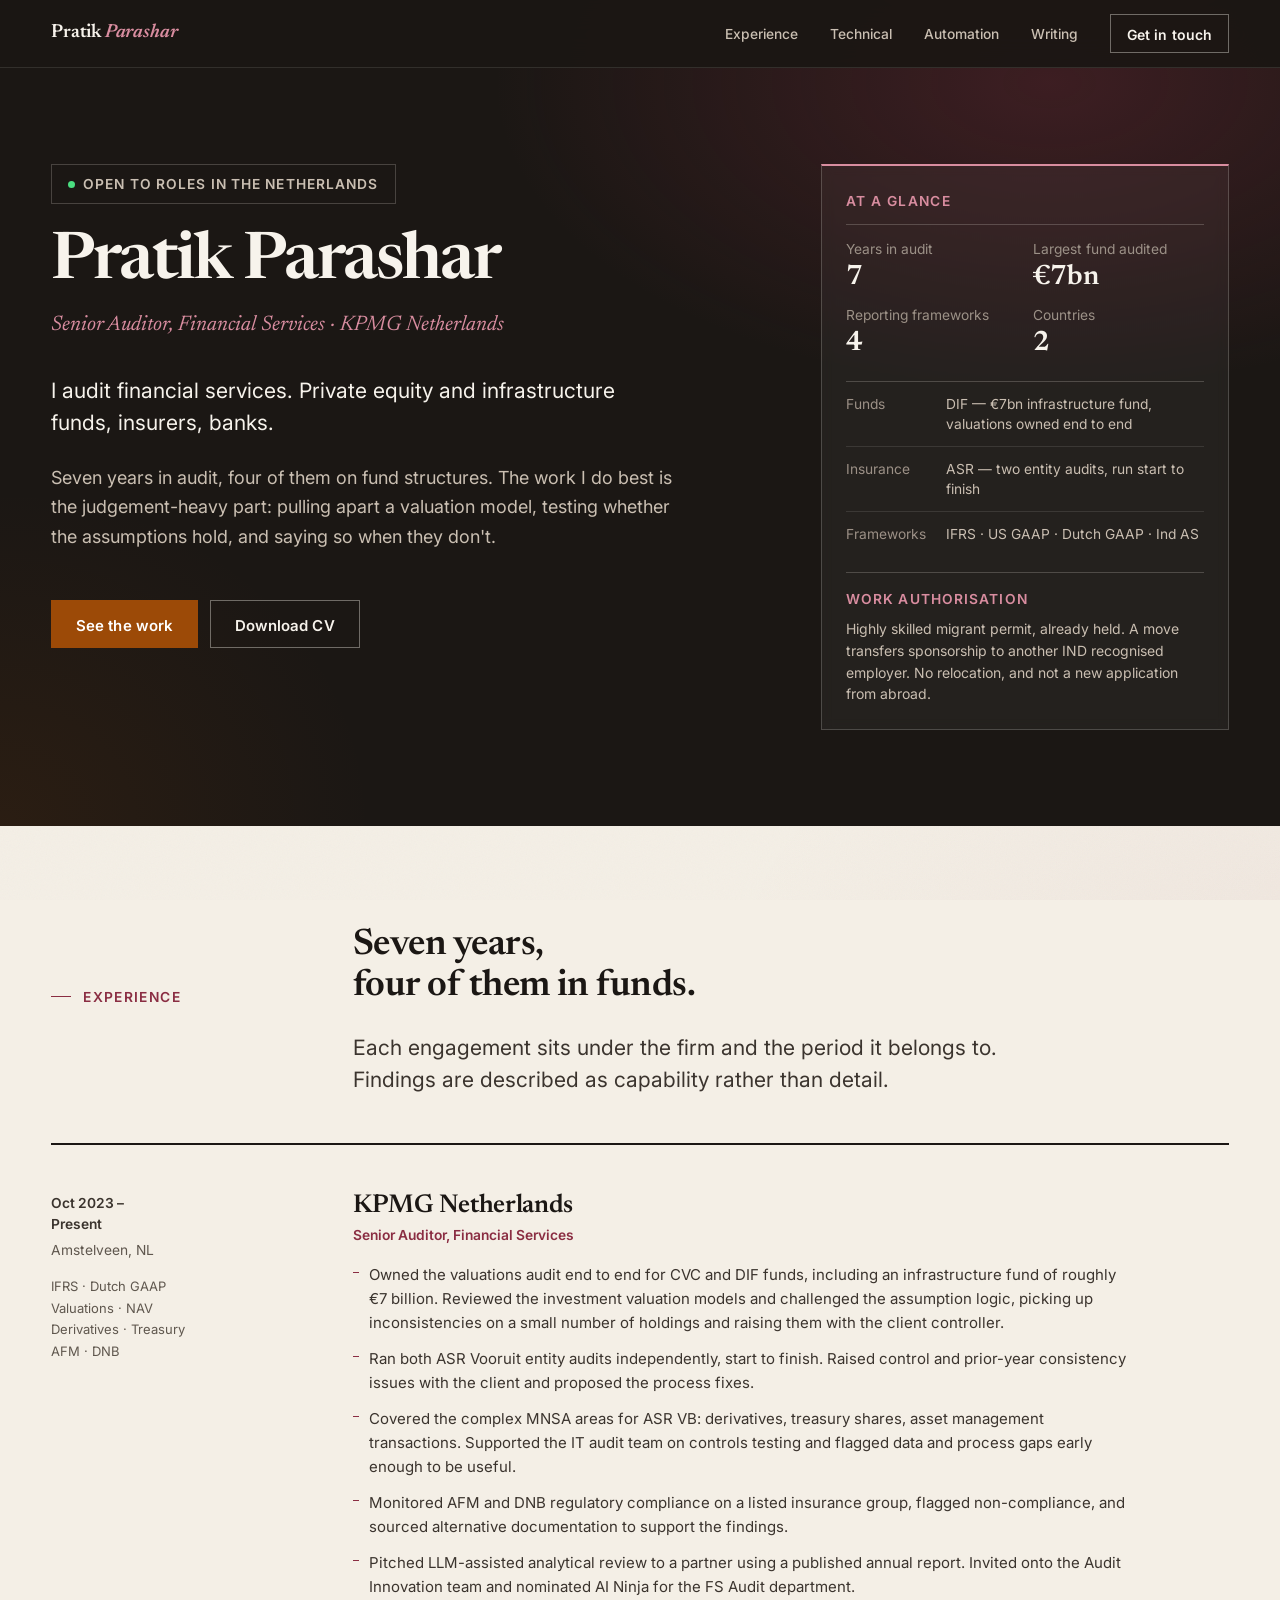
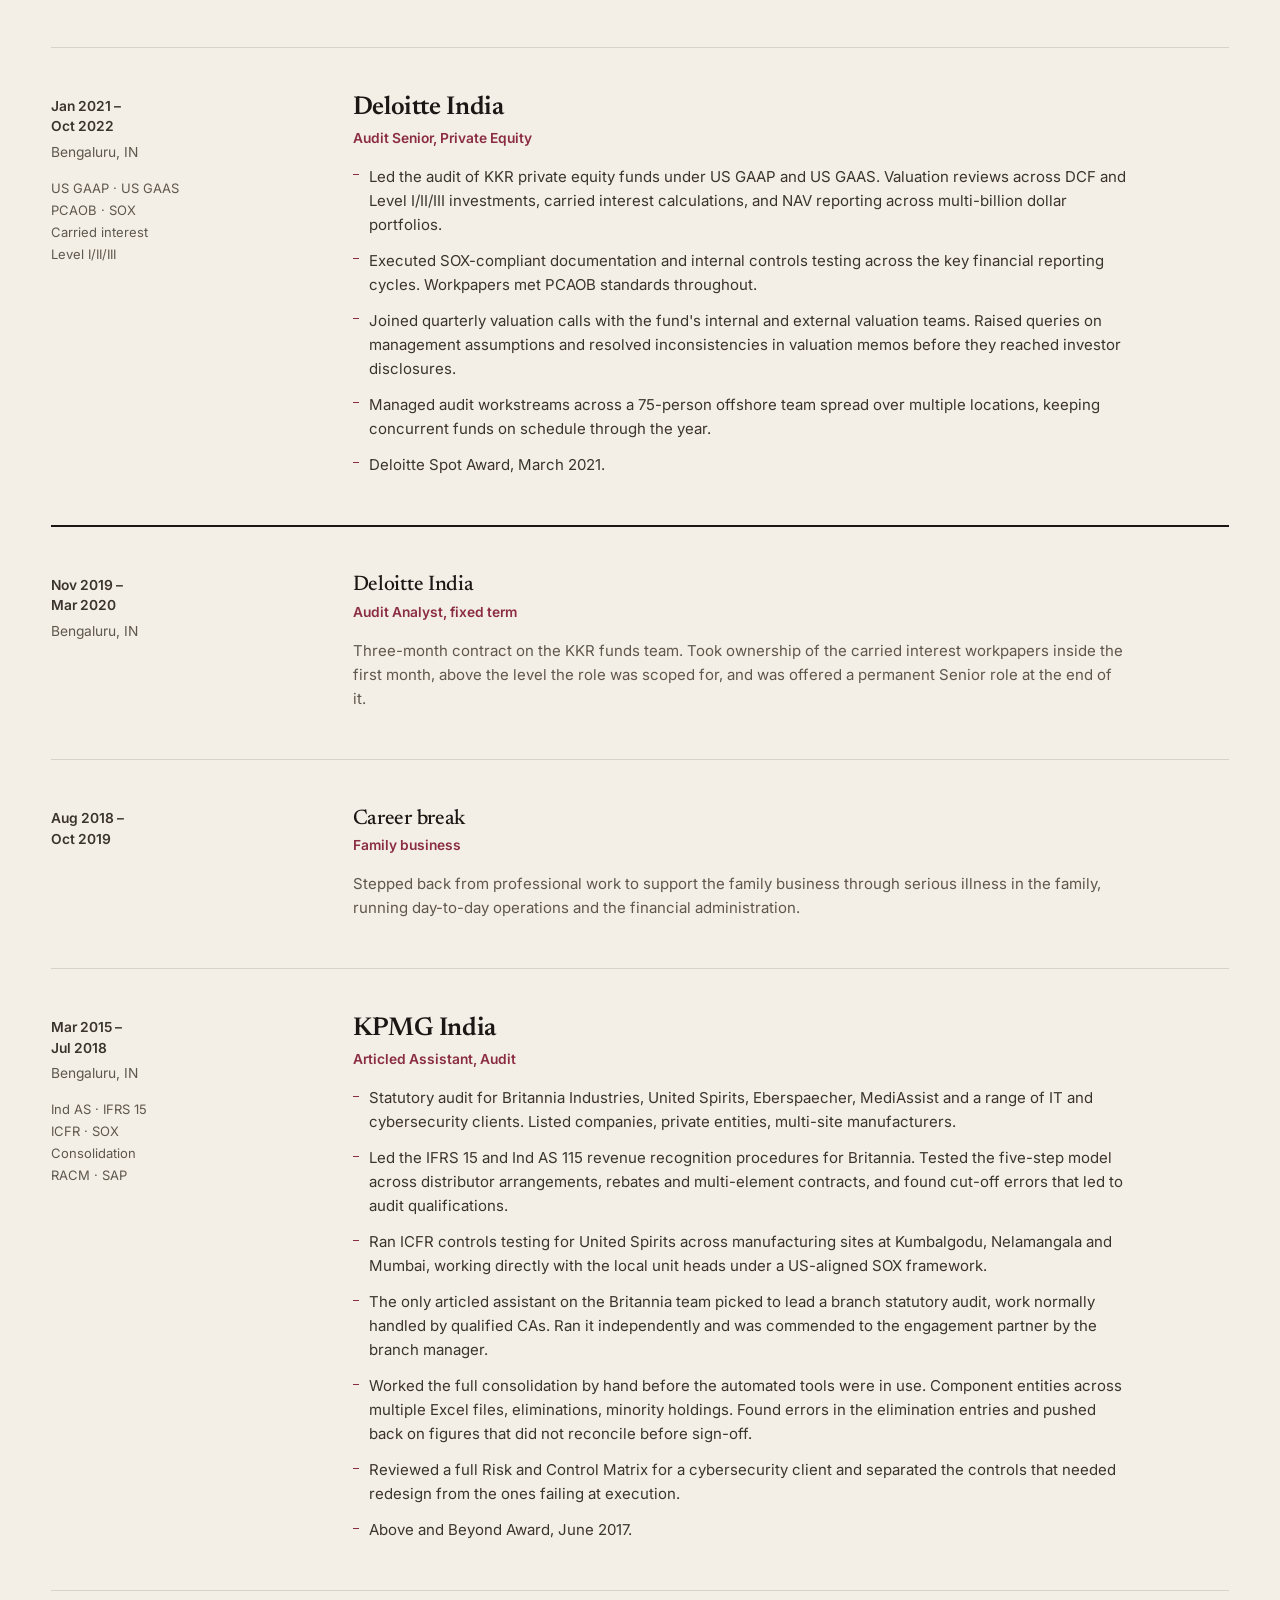
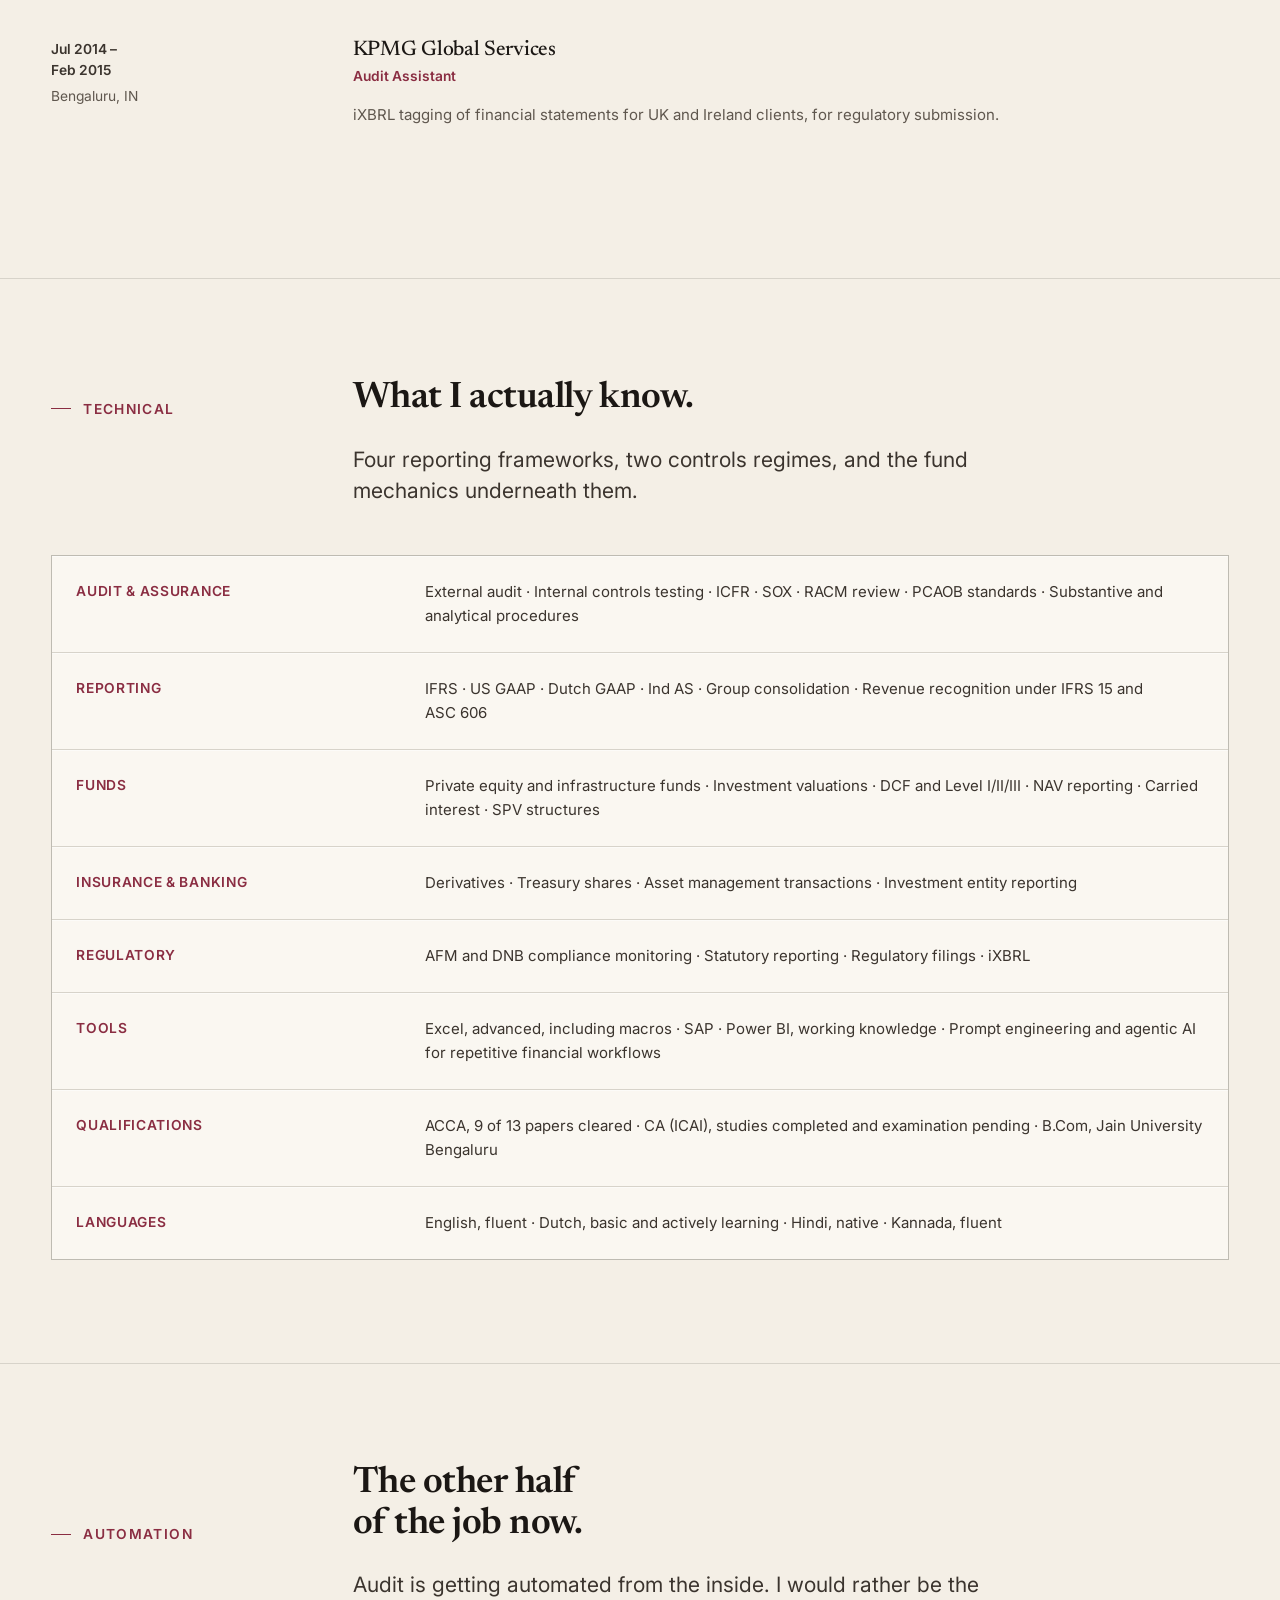
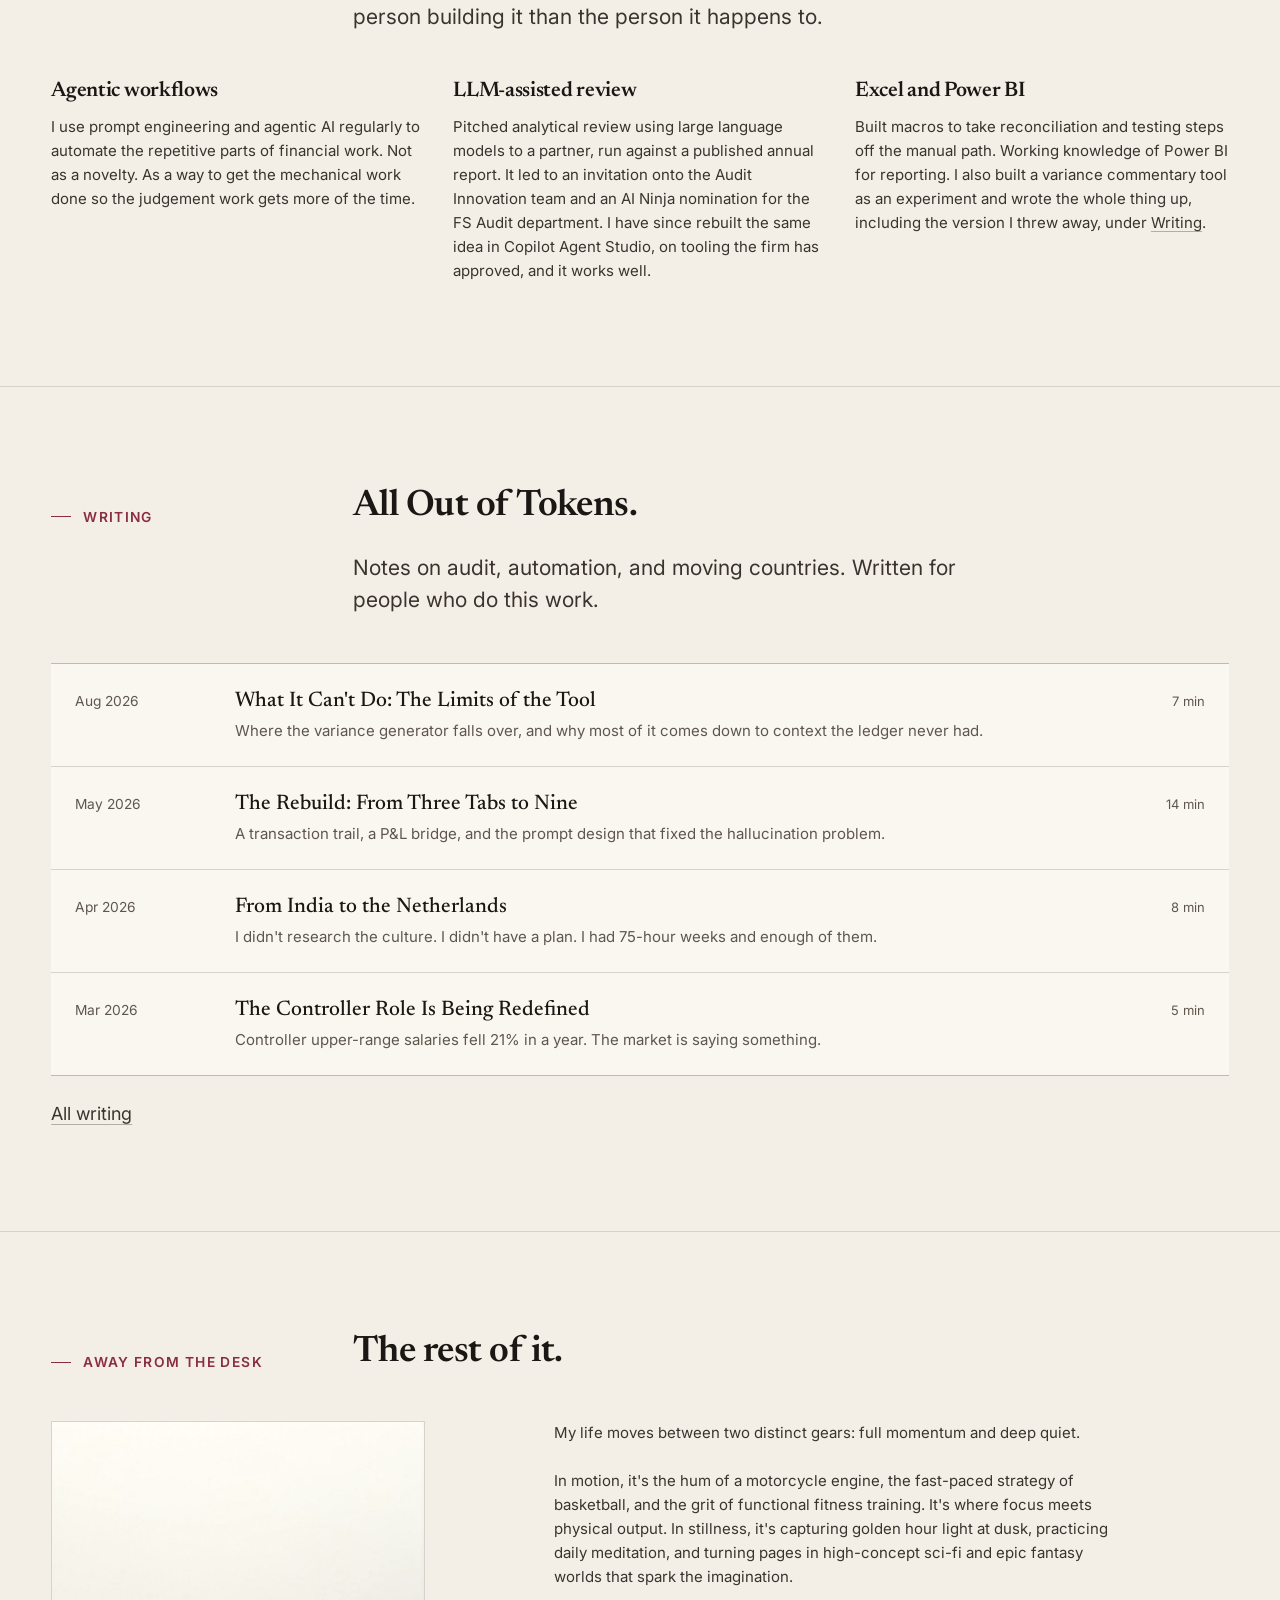
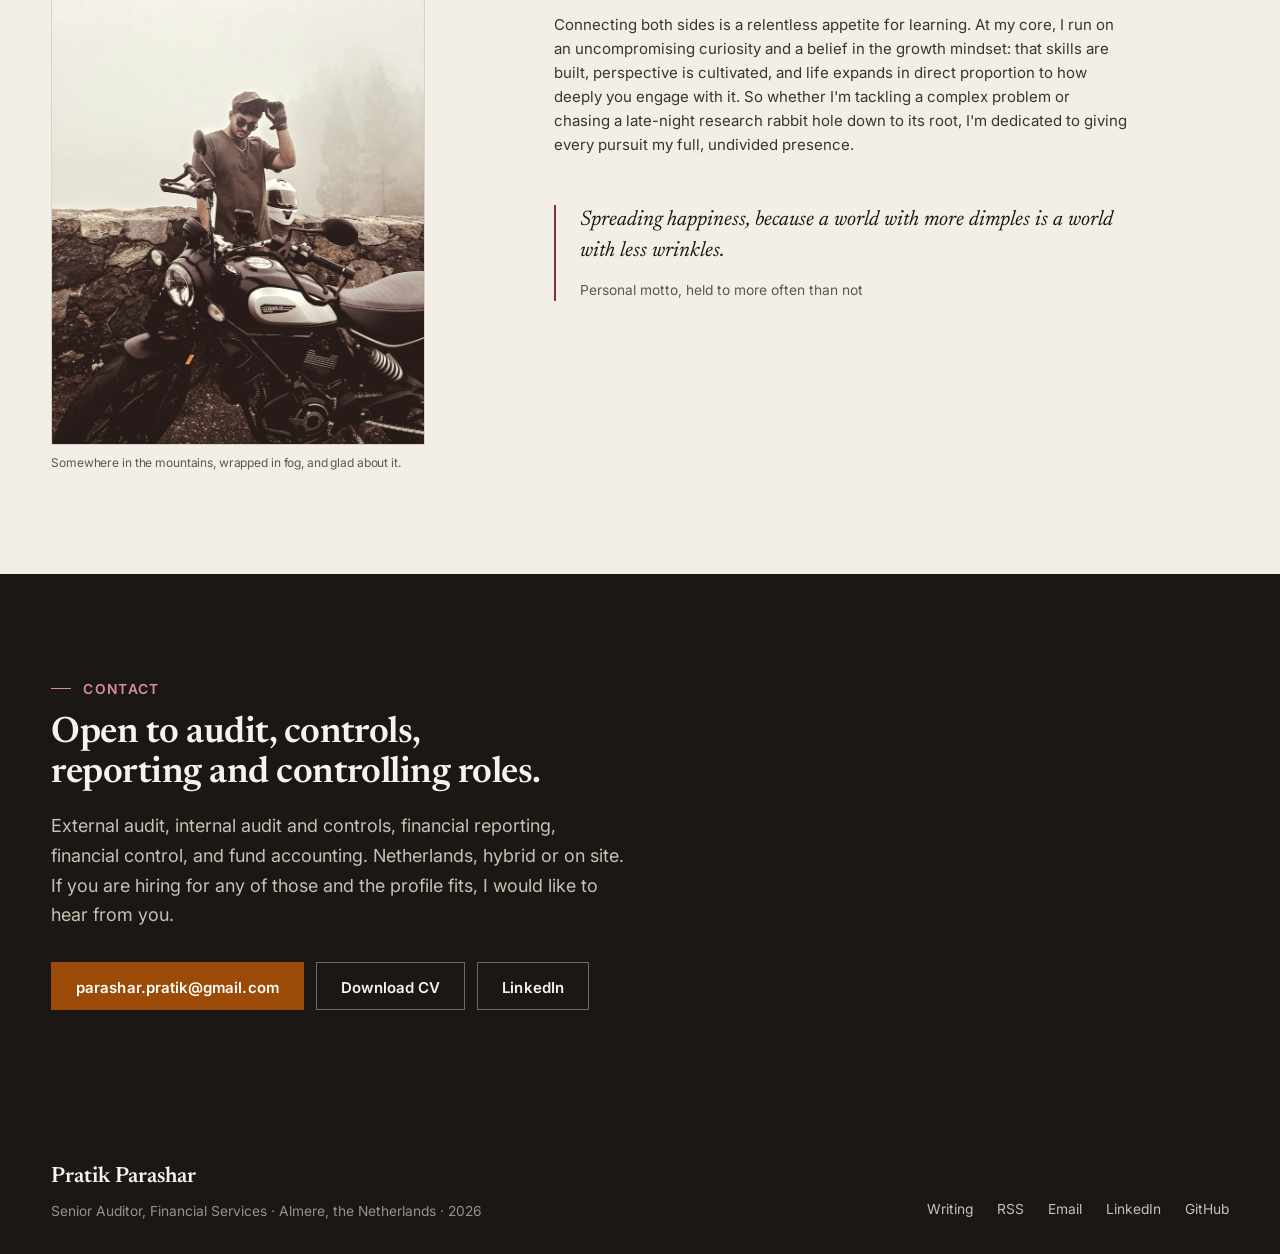
<file: index.html>
<!DOCTYPE html>
<html lang="en">
<head>
  <meta charset="UTF-8" />
  <meta name="viewport" content="width=device-width, initial-scale=1.0" />
  <title>Pratik Parashar — Senior Auditor, Financial Services</title>
  <meta name="description" content="Senior Auditor in Financial Services at KPMG Netherlands. Seven years in audit, four on private equity and infrastructure funds. Based in Almere." />
  <link rel="canonical" href="https://alloutoftokens.com/" />
  <meta name="theme-color" content="#1b1714" />

  <meta property="og:site_name" content="Pratik Parashar" />
  <meta property="og:title" content="Pratik Parashar — Senior Auditor, Financial Services" />
  <meta property="og:description" content="Seven years in audit, four of them in funds and financial services. Private equity and infrastructure funds, insurers and banks. IFRS, US GAAP, Dutch GAAP. Based in the Netherlands." />
  <meta property="og:type" content="profile" />
  <meta property="og:url" content="https://alloutoftokens.com/" />
  <meta property="og:image" content="https://alloutoftokens.com/og-robot.jpg" />
  <meta property="og:image:width" content="1200" />
  <meta property="og:image:height" content="630" />
  <meta name="twitter:card" content="summary_large_image" />
  <meta name="twitter:title" content="Pratik Parashar — Senior Auditor, Financial Services" />
  <meta name="twitter:description" content="Seven years in audit, four of them in funds and financial services. Private equity and infrastructure funds, insurers and banks." />
  <meta name="twitter:image" content="https://alloutoftokens.com/og-robot.jpg" />

  <link rel="icon" href="favicon.svg" type="image/svg+xml" />
  <link rel="alternate" type="application/rss+xml" title="All Out of Tokens" href="feed.xml" />

  <link rel="preconnect" href="https://fonts.googleapis.com" />
  <link rel="preconnect" href="https://fonts.gstatic.com" crossorigin />
  <link href="https://fonts.googleapis.com/css2?family=Newsreader:ital,opsz,wght@0,6..72,400;0,6..72,500;0,6..72,600;1,6..72,400&family=Inter:wght@400;500;600&display=swap" rel="stylesheet" />
  <link rel="stylesheet" href="styles.css" />

  <style>
    /* ---------- Homepage-only composition. Everything else is styles.css ---------- */

    /* HERO — the one dark block that opens the page */
    .hero { background: var(--ink); color: var(--on-dark-1); padding-top: calc(var(--nav-h) + var(--s-9)); padding-bottom: var(--s-9); position: relative; overflow: hidden; }
    .hero::before {
      content: ''; position: absolute; inset: 0; pointer-events: none;
      background: radial-gradient(ellipse 70% 60% at 82% 10%, rgba(138,45,66,0.30) 0%, transparent 62%),
                  radial-gradient(ellipse 50% 70% at 0% 100%, rgba(156,74,7,0.12) 0%, transparent 58%);
    }
    .hero > * { position: relative; z-index: 1; }

    /* Two columns, not a 12-col span. Row-spanning the card inside the shared
       grid made the card's height size the text rows, which pushed the lede,
       the sub and the buttons below the fold. Its own column means the taller
       of the two sets the hero height and neither pushes the other. */
    .hero-grid {
      display: grid;
      grid-template-columns: minmax(0, 1.75fr) minmax(0, 1fr);
      column-gap: var(--space-56);
      align-items: start;
    }
    @media (max-width: 1024px) { .hero-grid { grid-template-columns: minmax(0, 1fr); } }

    .hero-badge { display: inline-flex; align-items: center; gap: var(--s-2); width: fit-content; border: 1px solid var(--rule-dark); padding:var(--space-8) var(--space-16); margin-bottom: var(--s-6); }
    .hero-badge span:last-child { font-size: var(--t--1); font-weight: 600; letter-spacing: 0.08em; text-transform: uppercase; color: var(--on-dark-2); }
    .hero-dot { width: 7px; height: 7px; border-radius: 50%; background: #4ade80; }

    .hero-name { font-size: var(--t-4); line-height: 0.94; letter-spacing: -0.03em; color: var(--on-dark-1); margin-bottom: var(--s-4); }
    .hero-role { font-family: var(--ff-display); font-size: var(--t-1); font-style: italic; color: var(--accent-lift); margin-bottom: var(--s-6); }
    /* Both paragraphs share one measure so they wrap to the same right edge.
       Three different measures was what read as "not aligned". */
    .hero-lede { font-size: var(--t-1); line-height: 1.5; color: var(--on-dark-1); margin-bottom: var(--s-5); max-width: 46ch; }
    .hero-sub  { font-size: var(--t-0); line-height: 1.65; color: var(--on-dark-2); margin-bottom: var(--s-7); max-width: 58ch; }
    .hero-actions { display: flex; gap: var(--s-3); flex-wrap: wrap; }

    /* AT A GLANCE — the right rail */
    .hero-card {
      align-self: start;
      background: var(--surface-dark-raised);
      border: 1px solid var(--rule-dark);
      border-top: 2px solid var(--accent-lift);
      padding: var(--space-24);
      backdrop-filter: blur(6px); -webkit-backdrop-filter: blur(6px);
    }
    .hero-card-head {
      font-size: var(--t--1); font-weight: 600; letter-spacing: 0.1em;
      text-transform: uppercase; color: var(--accent-lift);
      padding-bottom: var(--space-12); margin-bottom: var(--space-16);
      border-bottom: 1px solid var(--rule-dark);
    }
    /* minmax(0,1fr) rather than 1fr: plain 1fr is minmax(auto,1fr), which lets
       "Largest fund audited" set the column width and makes the row ragged. */
    .hero-card-stats { display: grid; grid-template-columns: repeat(2, minmax(0, 1fr)); gap: var(--space-16); }
    .hero-card-stats dt { font-size: var(--t--1); color: var(--on-dark-3); line-height: 1.3; }
    .hero-card-stats dd {
      font-family: var(--ff-display); font-size: 1.75rem; font-weight: 600;
      color: var(--on-dark-1); line-height: 1; margin-top: var(--space-4);
    }
    .hero-card-rows { margin-top: var(--space-24); border-top: 1px solid var(--rule-dark); }
    .hero-card-rows > div {
      display: grid; grid-template-columns: 5.5rem 1fr; gap: var(--space-12);
      padding: var(--space-12) 0; border-bottom: 1px solid var(--rule-dark-soft);
      font-size: var(--t--1); line-height: 1.45;
    }
    .hero-card-rows > div:last-child { border-bottom: none; }
    .hero-card-rows span:first-child { color: var(--on-dark-3); }
    .hero-card-rows span:last-child  { color: var(--on-dark-2); }
    .hero-card-authz {
      margin-top: var(--space-16); padding-top: var(--space-16);
      border-top: 1px solid var(--rule-dark);
      font-size: 0.875rem; line-height: 1.55; color: var(--on-dark-2);
    }
    .hero-card-authz strong {
      display: block; color: var(--accent-lift); font-weight: 600;
      font-size: var(--t--1); letter-spacing: 0.08em;
      text-transform: uppercase; margin-bottom: var(--space-8);
    }
    /* Below the two-column threshold the rail returns to the single flow. */
    @media (max-width: 1024px) {
      .hero-card { margin-top: var(--space-40); }
      .hero-card-stats { grid-template-columns: repeat(4, minmax(0, 1fr)); }
    }
    @media (max-width: 560px) {
      .hero-card-stats { grid-template-columns: repeat(2, minmax(0, 1fr)); gap: var(--space-20); }
      .hero-card-rows > div { grid-template-columns: 1fr; gap: var(--space-4); }
    }

    /* EXPERIENCE — meta rail carries dates and the standards sidenote */
    .role { padding-block: var(--s-7); border-top: 1px solid var(--rule-soft); row-gap: var(--s-4); }
    .role:first-of-type { border-top: 2px solid var(--ink-1); }
    .role-meta { grid-column: 1 / 4; }
    .role-body { grid-column: 4 / 12; }
    .role-date { font-size: var(--t--1); font-weight: 600; color: var(--ink-2); line-height: 1.5; }
    .role-place { font-size: var(--t--1); color: var(--ink-3); margin-top: var(--s-1); }
    .role-tags { margin-top: var(--s-4); display: flex; flex-direction: column; gap:3px; }
    .role-tags span { font-size: 0.8125rem; color: var(--ink-3); line-height: 1.45; }
    .role-org { font-family: var(--ff-display); font-size: var(--t-2); font-weight: 600; line-height: 1.15; }
    .role-title { font-size: var(--t--1); font-weight: 600; color: var(--accent); margin-top:3px; margin-bottom: var(--s-4); }
    .role-body ul { list-style: none; display: flex; flex-direction: column; gap: var(--s-3); }
    .role-body li { font-size: 0.9375rem; line-height: 1.6; color: var(--ink-2); padding-left: var(--s-4); position: relative; }
    .role-body li::before { content: ''; position: absolute; left: 0; top: 0.62em; width: 6px; height: 1px; background: var(--accent); }
    .role--quiet .role-org { font-size: var(--t-1); font-weight: 500; }
    .role--quiet .role-body p { font-size: 0.9375rem; color: var(--ink-3); line-height: 1.6; }
    /* Component breakpoint, off the layout scale on purpose. The meta rail is
       ~230px against a ~620px body at 1024, which reads fine side by side.
       Collapsing at 1024 added 821px of page height for no gain. */
    @media (max-width: 900px) {
      .role-meta, .role-body { grid-column: 1 / -1; }
      .role-tags { flex-direction: row; flex-wrap: wrap; gap: var(--s-2); }
    }


    /* Experience runs 5.5 screens on a phone. The four earlier entries collapse
       there. `open` is in the markup and only removed by JS on small screens,
       so nothing is hidden from a reader without JS, or from search. */
    .roles-earlier { grid-column: 1 / -1; }
    .roles-earlier > summary { display: none; }
    .roles-earlier[open] > summary { display: none; }
    @media (max-width: 768px) {
      .roles-earlier > summary,
      .roles-earlier[open] > summary {
        display: flex; align-items: baseline; justify-content: space-between;
        gap: var(--s-4); list-style: none; cursor: pointer;
        padding-block: var(--s-5); border-top: 1px solid var(--rule-soft);
        min-height: 44px;
      }
      .roles-earlier > summary::-webkit-details-marker { display: none; }
      .roles-earlier-label {
        font-size: var(--t--1); font-weight: 600; letter-spacing: 0.06em;
        text-transform: uppercase; color: var(--accent);
      }
      .roles-earlier-label::after { content: ' 93'; }
      .roles-earlier[open] .roles-earlier-label::after { content: ' 91'; }
      .roles-earlier-meta { font-size: var(--t--1); color: var(--ink-3); }
    }
    /* TECHNICAL — the depth he wants foregrounded */
    .tech { row-gap:1px; background: var(--rule-soft); border: 1px solid var(--rule-soft); }
    .tech-row { grid-column: 1 / -1; display: grid; grid-template-columns: 1fr 2.4fr; gap: var(--s-5); background: var(--surface-2); padding: var(--s-5); }
    .tech-key { font-size: var(--t--1); font-weight: 600; letter-spacing: 0.05em; text-transform: uppercase; color: var(--accent); }
    .tech-val { font-size: 0.9375rem; line-height: 1.6; color: var(--ink-2); }
    @media (max-width: 768px) { .tech-row { grid-template-columns: 1fr; gap: var(--s-2); } }

    /* AUTOMATION — deliberately the smallest section on the page */
    .auto-grid { row-gap: var(--s-6); }
    .auto-item { grid-column: span 4; }
    .auto-item h3 { font-size: var(--t-1); margin-bottom: var(--s-3); }
    .auto-item p { font-size: 0.9375rem; line-height: 1.6; color: var(--ink-2); }
    @media (max-width: 1024px) { .auto-item { grid-column: 1 / -1; } }

    /* WRITING — .posts / .post-row now live in styles.css (shared with writing.html) */
    .posts .post-row { grid-column: 1 / -1; }
    .writing-more { margin-top: var(--s-5); }
    /* standalone link, so it needs the 24px target the inline ones are exempt from */
    .writing-more a { display: inline-flex; align-items: center; min-height: 24px; }

    /* PERSONAL — placed late, after the technical proof has landed */
    .personal-photo { grid-column: 1 / 5; }
    .personal-photo img {
      width: 100%; border: 1px solid var(--rule-soft);
      /* nudged warm so the cool fog sits inside the cream palette */
      filter: sepia(0.16) saturate(0.94) contrast(1.03);
      transition: filter var(--dur-slow) var(--ease-out);
    }
    .personal-photo img:hover { filter: none; }
    /* 12px and a hair of negative tracking so the caption holds one line at
       both column widths it gets: 380px here, 360px once the layout stacks. */
    .personal-cap { font-size: 0.75rem; letter-spacing: -0.01em; color: var(--ink-3); margin-top: var(--s-2); }
    .personal-body { grid-column: 6 / 12; }
    /* Same 15px/1.6 as the Experience bullets, the technical values and the
       automation cards. This was on --t-0, which is the blog post reading size,
       and it made the section read a size larger than everything above it. */
    .personal-body p { font-size: 0.9375rem; line-height: 1.6; color: var(--ink-2); max-width: var(--measure); }
    .personal-body p + p { margin-top: var(--s-5); }
    .motto {
      margin-top: var(--s-7); padding-left: var(--s-5);
      border-left: 2px solid var(--accent);
    }
    .motto blockquote {
      font-family: var(--ff-display); font-size: var(--t-1);
      font-style: italic; line-height: 1.45; color: var(--ink-1);
    }
    .motto cite { display: block; margin-top: var(--s-3); font-family: var(--ff-sans); font-size: var(--t--1); font-style: normal; color: var(--ink-3); }
    @media (max-width: 1024px) {
      .personal-photo { grid-column: 1 / -1; max-width: 360px; }
      .personal-body { grid-column: 1 / -1; margin-top: var(--s-6); }
    }

    /* CONTACT */
    .contact-eyebrow { grid-column: 1 / -1; margin-bottom: var(--s-4); }
    .contact-h { grid-column: 1 / 9; font-size: var(--t-3); color: var(--on-dark-1); margin-bottom: var(--s-4); }
    .contact-p { grid-column: 1 / 7; font-size: var(--t-0); line-height: 1.65; color: var(--on-dark-2); margin-bottom: var(--s-6); }
    .contact-actions { grid-column: 1 / -1; display: flex; gap: var(--s-3); flex-wrap: wrap; }
    @media (max-width: 1024px) { .contact-h, .contact-p { grid-column: 1 / -1; } }
  </style>

  <script type="application/ld+json">
  {
    "@context": "https://schema.org",
    "@type": "Person",
    "name": "Pratik Parashar",
    "url": "https://alloutoftokens.com/",
    "jobTitle": "Senior Auditor, Financial Services",
    "worksFor": { "@type": "Organization", "name": "KPMG Netherlands" },
    "address": { "@type": "PostalAddress", "addressLocality": "Almere", "addressCountry": "NL" },
    "email": "mailto:parashar.pratik@gmail.com",
    "sameAs": ["https://linkedin.com/in/pratikparashar93", "https://github.com/alloutofxps"],
    "knowsAbout": ["External Audit","Internal Controls","ICFR","SOX","IFRS","US GAAP","Dutch GAAP","Ind AS","Private Equity Fund Audit","NAV Reporting","Valuations","Financial Reporting"],
    "knowsLanguage": ["English","Dutch","Hindi","Kannada"]
  }
  </script>
</head>
<body>

  <a href="#main" class="skip-link">Skip to content</a>

  <nav class="site-nav on-ink" id="mainNav" aria-label="Primary">
    <div class="site-nav__inner">
      <a href="/" class="nav-logo">Pratik <em>Parashar</em></a>
      <ul class="nav-links">
        <li><a href="#experience">Experience</a></li>
        <li><a href="#technical">Technical</a></li>
        <li><a href="#automation">Automation</a></li>
        <li><a href="writing.html">Writing</a></li>
        <li><a href="#contact" class="btn btn--secondary btn--sm">Get in touch</a></li>
      </ul>
      <button class="nav-toggle" id="navToggle" aria-label="Open menu" aria-expanded="false" aria-controls="mobileMenu">
        <span></span><span></span><span></span>
      </button>
    </div>
  </nav>

  <div class="mobile-menu" id="mobileMenu" hidden>
    <button class="mobile-menu-close" id="menuClose" aria-label="Close menu">Close</button>
    <a href="#experience">Experience</a>
    <a href="#technical">Technical</a>
    <a href="#automation">Automation</a>
    <a href="writing.html">Writing</a>
    <a href="#contact">Get in touch</a>
  </div>

  <main id="main">

    <!-- HERO -->
    <header class="hero on-ink" id="hero">
      <div class="shell hero-grid">
        <div class="hero-main">
          <div class="hero-badge">
            <span class="hero-dot pulse" aria-hidden="true"></span>
            <span>Open to roles in the Netherlands</span>
          </div>

          <h1 class="hero-name">Pratik Parashar</h1>
          <p class="hero-role">Senior Auditor, Financial Services &middot; KPMG Netherlands</p>

          <p class="hero-lede">I audit financial services. Private equity and infrastructure funds, insurers, banks.</p>
          <p class="hero-sub">Seven years in audit, four of them on fund structures. The work I do best is the judgement-heavy part: pulling apart a valuation model, testing whether the assumptions hold, and saying so when they don't.</p>

          <div class="hero-actions">
            <a href="#experience" class="btn btn--primary">See the work</a>
            <a href="Pratik_Parashar_CV.pdf" class="btn btn--on-ink" download>Download CV</a>
          </div>
        </div>

        <!-- Right rail. Carries the numbers and the permit status that used to
             sit below the fold at every desktop width, and fills the 43% of the
             hero canvas that was empty beside the text column. -->
        <aside class="hero-card" aria-label="At a glance">
          <div class="hero-card-head">At a glance</div>

          <dl class="hero-card-stats">
            <div><dt>Years in audit</dt><dd>7</dd></div>
            <div><dt>Largest fund audited</dt><dd>&euro;7bn</dd></div>
            <div><dt>Reporting frameworks</dt><dd>4</dd></div>
            <div><dt>Countries</dt><dd>2</dd></div>
          </dl>

          <div class="hero-card-rows">
            <div><span>Funds</span><span>DIF &mdash; &euro;7bn infrastructure fund, valuations owned end to end</span></div>
            <div><span>Insurance</span><span>ASR &mdash; two entity audits, run start to finish</span></div>
            <div><span>Frameworks</span><span>IFRS &middot; US&nbsp;GAAP &middot; Dutch&nbsp;GAAP &middot; Ind&nbsp;AS</span></div>
          </div>

          <div class="hero-card-authz">
            <strong>Work authorisation</strong>
            Highly skilled migrant permit, already held. A move transfers sponsorship to another IND recognised employer. No relocation, and not a new application from abroad.
          </div>
        </aside>
      </div>
    </header>

    <!-- EXPERIENCE -->
    <section class="section" id="experience">
      <div class="shell">
        <div class="grid section-head">
          <p class="eyebrow">Experience</p>
          <h2 class="section-title">Seven years,<br>four of them in funds.</h2>
          <p class="lede reveal">Each engagement sits under the firm and the period it belongs to. Findings are described as capability rather than detail.</p>
        </div>

        <article class="grid role reveal">
          <div class="role-meta">
            <div class="role-date">Oct 2023 &ndash;<br>Present</div>
            <div class="role-place">Amstelveen, NL</div>
            <div class="role-tags">
              <span>IFRS &middot; Dutch GAAP</span>
              <span>Valuations &middot; NAV</span>
              <span>Derivatives &middot; Treasury</span>
              <span>AFM &middot; DNB</span>
            </div>
          </div>
          <div class="role-body">
            <h3 class="role-org">KPMG Netherlands</h3>
            <div class="role-title">Senior Auditor, Financial Services</div>
            <ul>
              <li>Owned the valuations audit end to end for CVC and DIF funds, including an infrastructure fund of roughly &euro;7&nbsp;billion. Reviewed the investment valuation models and challenged the assumption logic, picking up inconsistencies on a small number of holdings and raising them with the client controller.</li>
              <li>Ran both ASR Vooruit entity audits independently, start to finish. Raised control and prior-year consistency issues with the client and proposed the process fixes.</li>
              <li>Covered the complex MNSA areas for ASR VB: derivatives, treasury shares, asset management transactions. Supported the IT audit team on controls testing and flagged data and process gaps early enough to be useful.</li>
              <li>Monitored AFM and DNB regulatory compliance on a listed insurance group, flagged non-compliance, and sourced alternative documentation to support the findings.</li>
              <li>Pitched LLM-assisted analytical review to a partner using a published annual report. Invited onto the Audit Innovation team and nominated AI&nbsp;Ninja for the FS Audit department.</li>
            </ul>
          </div>
        </article>

        <article class="grid role reveal">
          <div class="role-meta">
            <div class="role-date">Jan 2021 &ndash;<br>Oct 2022</div>
            <div class="role-place">Bengaluru, IN</div>
            <div class="role-tags">
              <span>US GAAP &middot; US GAAS</span>
              <span>PCAOB &middot; SOX</span>
              <span>Carried interest</span>
              <span>Level I/II/III</span>
            </div>
          </div>
          <div class="role-body">
            <h3 class="role-org">Deloitte India</h3>
            <div class="role-title">Audit Senior, Private Equity</div>
            <ul>
              <li>Led the audit of KKR private equity funds under US GAAP and US GAAS. Valuation reviews across DCF and Level&nbsp;I/II/III investments, carried interest calculations, and NAV reporting across multi-billion dollar portfolios.</li>
              <li>Executed SOX-compliant documentation and internal controls testing across the key financial reporting cycles. Workpapers met PCAOB standards throughout.</li>
              <li>Joined quarterly valuation calls with the fund's internal and external valuation teams. Raised queries on management assumptions and resolved inconsistencies in valuation memos before they reached investor disclosures.</li>
              <li>Managed audit workstreams across a 75-person offshore team spread over multiple locations, keeping concurrent funds on schedule through the year.</li>
              <li>Deloitte Spot Award, March 2021.</li>
            </ul>
          </div>
        </article>

        <details class="roles-earlier" open>
          <summary><span class="roles-earlier-label">Earlier roles</span><span class="roles-earlier-meta">2014&ndash;2020 &middot; 4 entries</span></summary>
        <article class="grid role role--quiet reveal">
          <div class="role-meta">
            <div class="role-date">Nov 2019 &ndash;<br>Mar 2020</div>
            <div class="role-place">Bengaluru, IN</div>
          </div>
          <div class="role-body">
            <h3 class="role-org">Deloitte India</h3>
            <div class="role-title">Audit Analyst, fixed term</div>
            <p>Three-month contract on the KKR funds team. Took ownership of the carried interest workpapers inside the first month, above the level the role was scoped for, and was offered a permanent Senior role at the end of it.</p>
          </div>
        </article>

        <article class="grid role role--quiet reveal">
          <div class="role-meta">
            <div class="role-date">Aug 2018 &ndash;<br>Oct 2019</div>
          </div>
          <div class="role-body">
            <h3 class="role-org">Career break</h3>
            <div class="role-title">Family business</div>
            <p>Stepped back from professional work to support the family business through serious illness in the family, running day-to-day operations and the financial administration.</p>
          </div>
        </article>

        <article class="grid role reveal">
          <div class="role-meta">
            <div class="role-date">Mar 2015 &ndash;<br>Jul 2018</div>
            <div class="role-place">Bengaluru, IN</div>
            <div class="role-tags">
              <span>Ind AS &middot; IFRS 15</span>
              <span>ICFR &middot; SOX</span>
              <span>Consolidation</span>
              <span>RACM &middot; SAP</span>
            </div>
          </div>
          <div class="role-body">
            <h3 class="role-org">KPMG India</h3>
            <div class="role-title">Articled Assistant, Audit</div>
            <ul>
              <li>Statutory audit for Britannia Industries, United Spirits, Eberspaecher, MediAssist and a range of IT and cybersecurity clients. Listed companies, private entities, multi-site manufacturers.</li>
              <li>Led the IFRS&nbsp;15 and Ind&nbsp;AS&nbsp;115 revenue recognition procedures for Britannia. Tested the five-step model across distributor arrangements, rebates and multi-element contracts, and found cut-off errors that led to audit qualifications.</li>
              <li>Ran ICFR controls testing for United Spirits across manufacturing sites at Kumbalgodu, Nelamangala and Mumbai, working directly with the local unit heads under a US-aligned SOX framework.</li>
              <li>The only articled assistant on the Britannia team picked to lead a branch statutory audit, work normally handled by qualified CAs. Ran it independently and was commended to the engagement partner by the branch manager.</li>
              <li>Worked the full consolidation by hand before the automated tools were in use. Component entities across multiple Excel files, eliminations, minority holdings. Found errors in the elimination entries and pushed back on figures that did not reconcile before sign-off.</li>
              <li>Reviewed a full Risk and Control Matrix for a cybersecurity client and separated the controls that needed redesign from the ones failing at execution.</li>
              <li>Above and Beyond Award, June 2017.</li>
            </ul>
          </div>
        </article>

        <article class="grid role role--quiet reveal">
          <div class="role-meta">
            <div class="role-date">Jul 2014 &ndash;<br>Feb 2015</div>
            <div class="role-place">Bengaluru, IN</div>
          </div>
          <div class="role-body">
            <h3 class="role-org">KPMG Global Services</h3>
            <div class="role-title">Audit Assistant</div>
            <p>iXBRL tagging of financial statements for UK and Ireland clients, for regulatory submission.</p>
          </div>
        </article>
        </details>
      </div>
    </section>

    <!-- TECHNICAL -->
    <section class="section" id="technical">
      <div class="shell">
        <div class="grid section-head">
          <p class="eyebrow">Technical</p>
          <h2 class="section-title">What I actually know.</h2>
          <p class="lede reveal">Four reporting frameworks, two controls regimes, and the fund mechanics underneath them.</p>
        </div>
        <div class="grid tech reveal">
          <div class="tech-row"><div class="tech-key">Audit &amp; assurance</div><div class="tech-val">External audit &middot; Internal controls testing &middot; ICFR &middot; SOX &middot; RACM review &middot; PCAOB standards &middot; Substantive and analytical procedures</div></div>
          <div class="tech-row"><div class="tech-key">Reporting</div><div class="tech-val">IFRS &middot; US GAAP &middot; Dutch GAAP &middot; Ind AS &middot; Group consolidation &middot; Revenue recognition under IFRS&nbsp;15 and ASC&nbsp;606</div></div>
          <div class="tech-row"><div class="tech-key">Funds</div><div class="tech-val">Private equity and infrastructure funds &middot; Investment valuations &middot; DCF and Level&nbsp;I/II/III &middot; NAV reporting &middot; Carried interest &middot; SPV structures</div></div>
          <div class="tech-row"><div class="tech-key">Insurance &amp; banking</div><div class="tech-val">Derivatives &middot; Treasury shares &middot; Asset management transactions &middot; Investment entity reporting</div></div>
          <div class="tech-row"><div class="tech-key">Regulatory</div><div class="tech-val">AFM and DNB compliance monitoring &middot; Statutory reporting &middot; Regulatory filings &middot; iXBRL</div></div>
          <div class="tech-row"><div class="tech-key">Tools</div><div class="tech-val">Excel, advanced, including macros &middot; SAP &middot; Power BI, working knowledge &middot; Prompt engineering and agentic AI for repetitive financial workflows</div></div>
          <div class="tech-row"><div class="tech-key">Qualifications</div><div class="tech-val">ACCA, 9 of 13 papers cleared &middot; CA (ICAI), studies completed and examination pending &middot; B.Com, Jain University Bengaluru</div></div>
          <div class="tech-row"><div class="tech-key">Languages</div><div class="tech-val">English, fluent &middot; Dutch, basic and actively learning &middot; Hindi, native &middot; Kannada, fluent</div></div>
        </div>
      </div>
    </section>

    <!-- AUTOMATION -->
    <section class="section" id="automation">
      <div class="shell">
        <div class="grid section-head">
          <p class="eyebrow">Automation</p>
          <h2 class="section-title">The other half<br>of the job now.</h2>
          <p class="lede reveal">Audit is getting automated from the inside. I would rather be the person building it than the person it happens to.</p>
        </div>
        <div class="grid auto-grid reveal">
          <div class="auto-item">
            <h3>Agentic workflows</h3>
            <p>I use prompt engineering and agentic AI regularly to automate the repetitive parts of financial work. Not as a novelty. As a way to get the mechanical work done so the judgement work gets more of the time.</p>
          </div>
          <div class="auto-item">
            <h3>LLM-assisted review</h3>
            <p>Pitched analytical review using large language models to a partner, run against a published annual report. It led to an invitation onto the Audit Innovation team and an AI&nbsp;Ninja nomination for the FS Audit department. I have since rebuilt the same idea in Copilot Agent Studio, on tooling the firm has approved, and it works well.</p>
          </div>
          <div class="auto-item">
            <h3>Excel and Power BI</h3>
            <p>Built macros to take reconciliation and testing steps off the manual path. Working knowledge of Power BI for reporting. I also built a variance commentary tool as an experiment and wrote the whole thing up, including the version I threw away, under <a href="writing.html" class="link-quiet">Writing</a>.</p>
          </div>
        </div>
      </div>
    </section>

    <!-- WRITING -->
    <section class="section" id="writing">
      <div class="shell">
        <div class="grid section-head">
          <p class="eyebrow">Writing</p>
          <h2 class="section-title">All Out of Tokens.</h2>
          <p class="lede reveal">Notes on audit, automation, and moving countries. Written for people who do this work.</p>
        </div>
        <div class="grid posts reveal">
          <a class="post-row" href="blog-variance-5.html">
            <span class="post-date">Aug 2026</span>
            <span><span class="post-title">What It Can't Do: The Limits of the Tool</span><span class="post-note">Where the variance generator falls over, and why most of it comes down to context the ledger never had.</span></span>
            <span class="post-read">7 min</span>
          </a>
          <a class="post-row" href="blog-variance-4.html">
            <span class="post-date">May 2026</span>
            <span><span class="post-title">The Rebuild: From Three Tabs to Nine</span><span class="post-note">A transaction trail, a P&amp;L bridge, and the prompt design that fixed the hallucination problem.</span></span>
            <span class="post-read">14 min</span>
          </a>
          <a class="post-row" href="blog-india-nl.html">
            <span class="post-date">Apr 2026</span>
            <span><span class="post-title">From India to the Netherlands</span><span class="post-note">I didn't research the culture. I didn't have a plan. I had 75-hour weeks and enough of them.</span></span>
            <span class="post-read">8 min</span>
          </a>
          <a class="post-row" href="blog-controller.html">
            <span class="post-date">Mar 2026</span>
            <span><span class="post-title">The Controller Role Is Being Redefined</span><span class="post-note">Controller upper-range salaries fell 21% in a year. The market is saying something.</span></span>
            <span class="post-read">5 min</span>
          </a>
        </div>
        <p class="writing-more"><a href="writing.html" class="link-quiet">All writing</a></p>
      </div>
    </section>

    <!-- PERSONAL -->
    <section class="section" id="personal">
      <div class="shell">
        <div class="grid section-head">
          <p class="eyebrow">Away from the desk</p>
          <h2 class="section-title">The rest of it.</h2>
        </div>
        <div class="grid reveal">
          <figure class="personal-photo">
            <img src="pratik-riding.jpg" alt="Pratik Parashar standing beside a Ducati Scrambler on a fog-covered mountain road" width="800" height="1337" loading="eager" decoding="async" />
            <figcaption class="personal-cap">Somewhere in the mountains, wrapped in fog, and glad about it.</figcaption>
          </figure>
          <div class="personal-body">
            <p>My life moves between two distinct gears: full momentum and deep quiet.</p>
            <p>In motion, it's the hum of a motorcycle engine, the fast-paced strategy of basketball, and the grit of functional fitness training. It's where focus meets physical output. In stillness, it's capturing golden hour light at dusk, practicing daily meditation, and turning pages in high-concept sci-fi and epic fantasy worlds that spark the imagination.</p>
            <p>Connecting both sides is a relentless appetite for learning. At my core, I run on an uncompromising curiosity and a belief in the growth mindset: that skills are built, perspective is cultivated, and life expands in direct proportion to how deeply you engage with it. So whether I'm tackling a complex problem or chasing a late-night research rabbit hole down to its root, I'm dedicated to giving every pursuit my full, undivided presence.</p>
            <div class="motto">
              <blockquote>Spreading happiness, because a world with more dimples is a world with less wrinkles.</blockquote>
              <cite>Personal motto, held to more often than not</cite>
            </div>
          </div>
        </div>
      </div>
    </section>

    <!-- CONTACT -->
    <section class="section section--ink on-ink" id="contact">
      <div class="shell grid">
        <p class="eyebrow contact-eyebrow">Contact</p>
        <h2 class="contact-h">Open to audit, controls,<br>reporting and controlling roles.</h2>
        <p class="contact-p">External audit, internal audit and controls, financial reporting, financial control, and fund accounting. Netherlands, hybrid or on site. If you are hiring for any of those and the profile fits, I would like to hear from you.</p>
        <div class="contact-actions">
          <a href="mailto:parashar.pratik@gmail.com" class="btn btn--primary">parashar.pratik@gmail.com</a>
          <a href="Pratik_Parashar_CV.pdf" class="btn btn--on-ink" download>Download CV</a>
          <a href="https://linkedin.com/in/pratikparashar93" target="_blank" rel="noopener noreferrer" class="btn btn--on-ink">LinkedIn</a>
        </div>
      </div>
    </section>

  </main>

  <button class="to-top" id="toTop" aria-label="Back to top" title="Back to top">&uarr;</button>

  <footer class="site-footer">
    <div class="site-footer__inner">
      <div>
        <div class="f-name">Pratik Parashar</div>
        <div class="f-meta">Senior Auditor, Financial Services &middot; Almere, the Netherlands &middot; <span id="year">2026</span></div>
      </div>
      <div class="f-links">
        <a href="writing.html">Writing</a>
        <a href="feed.xml">RSS</a>
        <a href="mailto:parashar.pratik@gmail.com">Email</a>
        <a href="https://linkedin.com/in/pratikparashar93" target="_blank" rel="noopener noreferrer">LinkedIn</a>
        <a href="https://github.com/alloutofxps" target="_blank" rel="noopener noreferrer">GitHub</a>
      </div>
    </div>
  </footer>

  <script>
    document.documentElement.classList.add('js');
    var yearEl = document.getElementById('year');
    if (yearEl) yearEl.textContent = new Date().getFullYear();

    (function () {
      var nav = document.getElementById('mainNav');
      var dark = ['hero', 'contact'];
      function update() {
        var overDark = dark.some(function (id) {
          var el = document.getElementById(id);
          if (!el) return false;
          var r = el.getBoundingClientRect();
          return r.top <= 70 && r.bottom >= 0;
        });
        nav.classList.toggle('on-ink', overDark);
        nav.classList.toggle('scrolled', !overDark && window.scrollY > 8);
      }
      window.addEventListener('scroll', update, { passive: true });
      window.addEventListener('resize', update, { passive: true });
      update();
    })();

    (function () {
      var toggle = document.getElementById('navToggle');
      var menu = document.getElementById('mobileMenu');
      var close = document.getElementById('menuClose');
      function open() {
        menu.hidden = false; menu.classList.add('open');
        toggle.setAttribute('aria-expanded', 'true');
        document.body.style.overflow = 'hidden'; close.focus();
      }
      function shut() {
        menu.classList.remove('open'); menu.hidden = true;
        toggle.setAttribute('aria-expanded', 'false');
        document.body.style.overflow = ''; toggle.focus();
      }
      toggle.addEventListener('click', open);
      close.addEventListener('click', shut);
      Array.prototype.forEach.call(menu.querySelectorAll('a'), function (a) { a.addEventListener('click', shut); });
      document.addEventListener('keydown', function (e) {
        if (e.key === 'Escape' && menu.classList.contains('open')) shut();
      });
    })();

    (function () {
      var els = document.querySelectorAll('.reveal');
      if (!('IntersectionObserver' in window)) {
        Array.prototype.forEach.call(els, function (el) { el.classList.add('visible'); });
        return;
      }
      // Stagger siblings that arrive together, so a row of cards cascades
      // instead of snapping in as one block. Index resets per batch.
      var obs = new IntersectionObserver(function (entries) {
        var batch = entries.filter(function (e) { return e.isIntersecting; });
        batch.forEach(function (e, i) {
          e.target.style.setProperty('--i', i);
          e.target.classList.add('visible');
          obs.unobserve(e.target);
        });
      }, { threshold: 0.06, rootMargin: '0px 0px -40px 0px' });
      Array.prototype.forEach.call(els, function (el) { obs.observe(el); });
    })();

    // Collapse the earlier roles on small screens only. The markup ships open,
    // so this can only ever remove content that JS is present to restore.
    (function () {
      var d = document.querySelector('.roles-earlier');
      if (!d) return;
      var mq = matchMedia('(max-width: 768px)');
      var touched = false;
      function apply() {
        if (mq.matches) { if (!touched) { d.open = false; touched = true; } }
        else { d.open = true; touched = false; }
      }
      apply();
      mq.addEventListener ? mq.addEventListener('change', apply) : mq.addListener(apply);
    })();

    // Scroll-spy on the primary nav. The nav carries four in-page anchors and
    // gave no feedback about which section you were in; the blog pages already
    // did this for their table of contents, so this is the same idea applied
    // to the one nav that every visitor uses.
    (function () {
      // :not(.btn) — "Get in touch" is an action, not a section marker, and
      // marking it aria-current made a screen reader announce the CTA as the
      // current location.
      var links = [].slice.call(document.querySelectorAll(
        '.nav-links > li > a:not(.btn)[href^="#"], .mobile-menu a:not(.btn)[href^="#"]'));
      if (!links.length || !('IntersectionObserver' in window)) return;

      var byId = {};
      var sections = [];
      links.forEach(function (a) {
        var id = a.getAttribute('href').slice(1);
        var sec = document.getElementById(id);
        if (!sec) return;
        (byId[id] = byId[id] || []).push(a);
        if (sections.indexOf(sec) === -1) sections.push(sec);
      });
      if (!sections.length) return;

      var current = null;
      function mark(id) {
        if (id === current) return;
        current = id;
        links.forEach(function (a) { a.removeAttribute('aria-current'); });
        (byId[id] || []).forEach(function (a) { a.setAttribute('aria-current', 'true'); });
      }

      // Containment, not last-passed. Last-passed kept "Automation" lit all the
      // way through Writing and Personal, because neither has a nav entry, and
      // a nav that claims you are somewhere you are not is worse than a nav
      // that admits it does not know.
      function pick() {
        var line = window.innerHeight * 0.3;
        var hit = null;
        sections.forEach(function (s) {
          var r = s.getBoundingClientRect();
          if (r.top <= line && r.bottom > line) hit = s;
        });
        if (!hit || window.scrollY < 40) {
          if (current !== null) {
            current = null;
            links.forEach(function (a) { a.removeAttribute('aria-current'); });
          }
          return;
        }
        mark(hit.id);
      }

      var obs = new IntersectionObserver(pick, { rootMargin: '-30% 0px -60% 0px', threshold: 0 });
      sections.forEach(function (s) { obs.observe(s); });
      window.addEventListener('scroll', pick, { passive: true });
      pick();
    })();

    // Scroll to top
    (function () {
      var btn = document.getElementById('toTop');
      if (!btn) return;
      function update() { btn.classList.toggle('show', window.scrollY > window.innerHeight * 2); }
      window.addEventListener('scroll', update, { passive: true });
      btn.addEventListener('click', function () {
        window.scrollTo({ top: 0, behavior: matchMedia('(prefers-reduced-motion: reduce)').matches ? 'auto' : 'smooth' });
      });
      update();
    })();
  </script>
</body>
</html>
</file>
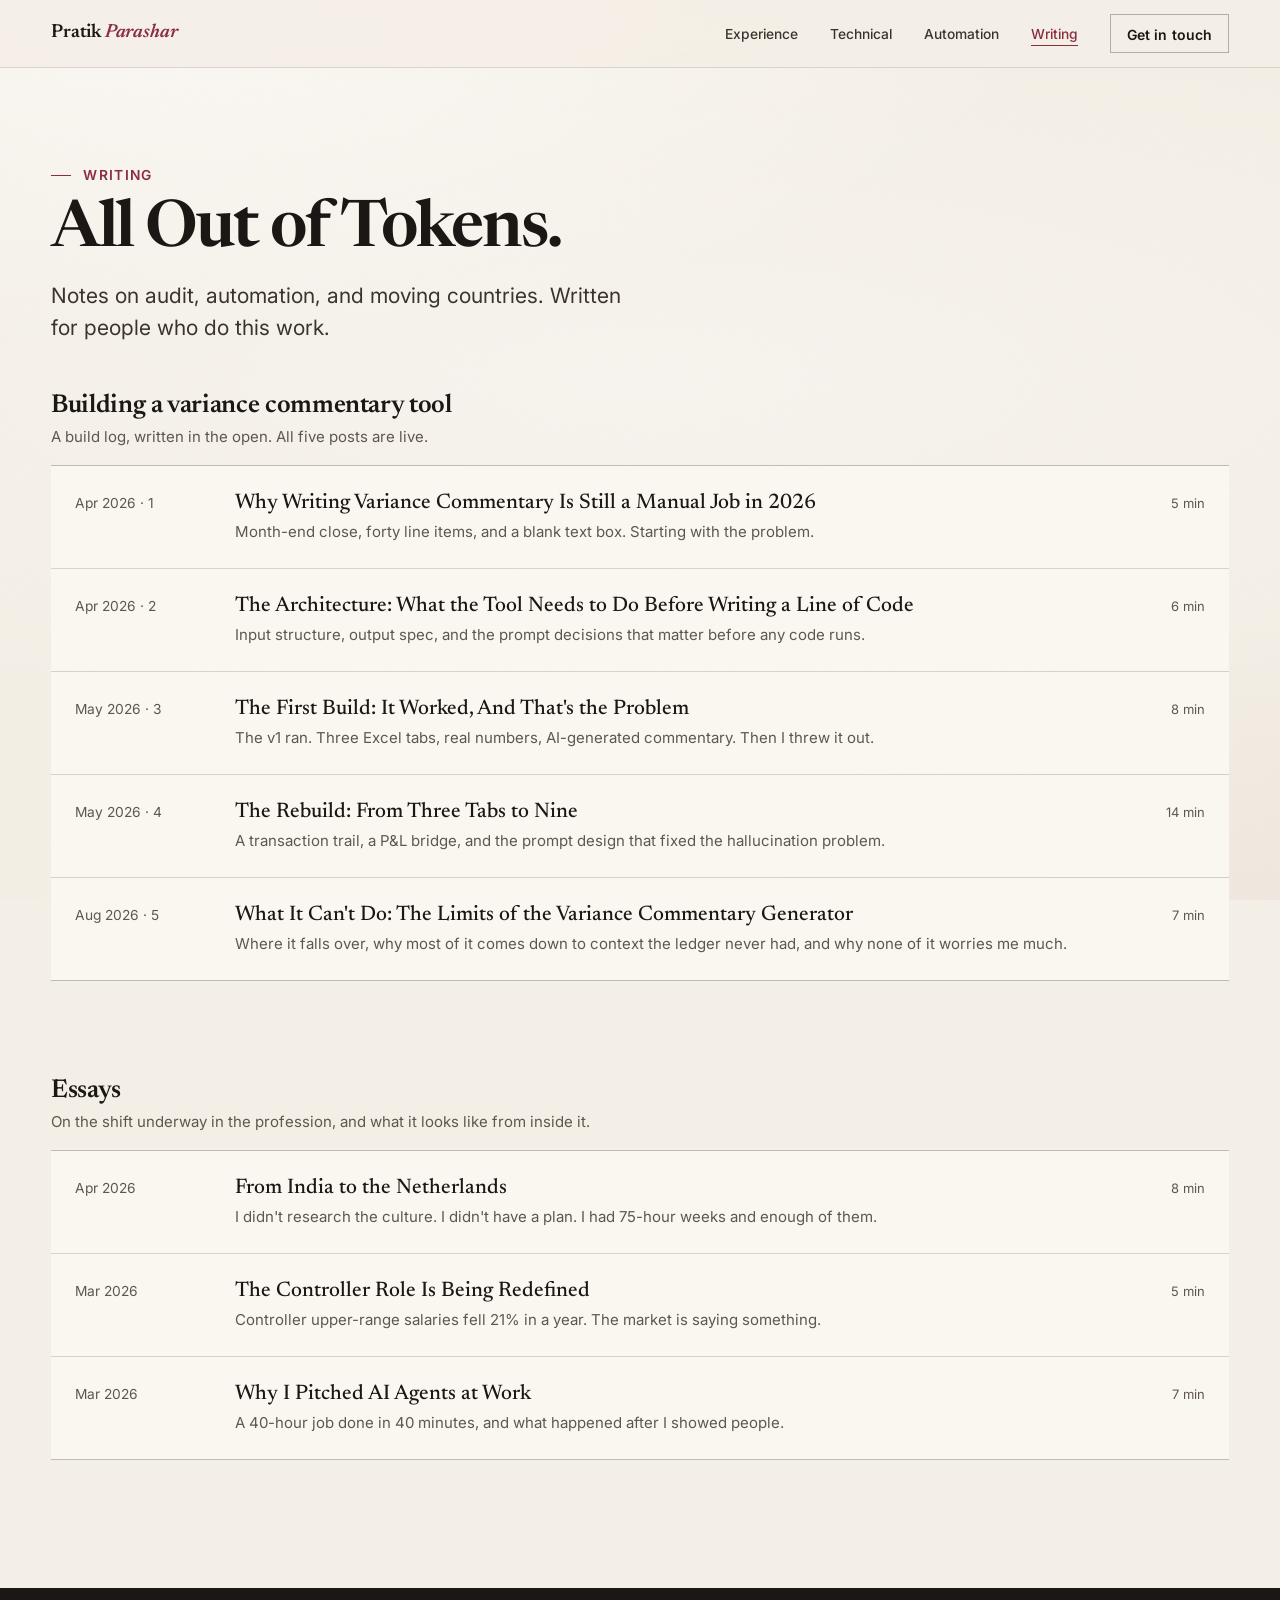
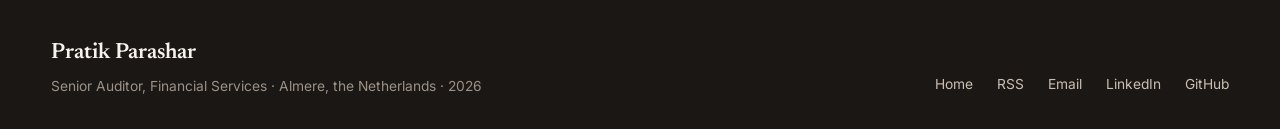
<file: writing.html>
<!DOCTYPE html>
<html lang="en">
<head>
  <meta charset="UTF-8" />
  <meta name="viewport" content="width=device-width, initial-scale=1.0" />
  <title>Writing — Pratik Parashar</title>
  <meta name="description" content="Notes on audit, automation, and moving countries. Including a build log for a variance commentary tool, written in the open." />
  <link rel="canonical" href="https://alloutoftokens.com/writing.html" />
  <meta name="theme-color" content="#f4efe6" />

  <meta property="og:site_name" content="Pratik Parashar" />
  <meta property="og:title" content="Writing — Pratik Parashar" />
  <meta property="og:description" content="Notes on audit, automation, and moving countries. Including a build log for a variance commentary tool, written in the open." />
  <meta property="og:type" content="website" />
  <meta property="og:url" content="https://alloutoftokens.com/writing.html" />
  <meta property="og:image" content="https://alloutoftokens.com/og-robot.jpg" />
  <meta property="og:image:width" content="1200" />
  <meta property="og:image:height" content="630" />
  <meta property="og:image:alt" content="All Out of Tokens — writing by Pratik Parashar" />
  <meta name="twitter:card" content="summary_large_image" />
  <meta name="twitter:title" content="Writing — Pratik Parashar" />
  <meta name="twitter:description" content="Notes on audit, automation, and moving countries." />
  <meta name="twitter:image" content="https://alloutoftokens.com/og-robot.jpg" />

  <link rel="icon" href="favicon.svg" type="image/svg+xml" />
  <link rel="alternate" type="application/rss+xml" title="All Out of Tokens" href="feed.xml" />

  <link rel="preconnect" href="https://fonts.googleapis.com" />
  <link rel="preconnect" href="https://fonts.gstatic.com" crossorigin />
  <link href="https://fonts.googleapis.com/css2?family=Newsreader:ital,opsz,wght@0,6..72,400;0,6..72,500;0,6..72,600;1,6..72,400&family=Inter:wght@400;500;600&display=swap" rel="stylesheet" />
  <link rel="stylesheet" href="styles.css" />

  <style>
    .page-head { padding-top: calc(var(--nav-h) + var(--s-9)); padding-bottom: var(--s-7); }
    .page-head h1 { grid-column: 1 / 10; font-size: var(--t-4); line-height: 1.02; letter-spacing: -0.03em; margin-bottom: var(--s-4); }
    .page-head .intro { grid-column: 1 / 7; font-size: var(--t-1); line-height: 1.5; color: var(--ink-2); }
    .page-head .eyebrow { grid-column: 1 / -1; margin-bottom: var(--s-4); }
    @media (max-width: 1024px) { .page-head h1, .page-head .intro { grid-column: 1 / -1; } }
    .listing { padding-bottom: var(--s-10); }
    .note {
      background: var(--surface-0); border-left: 2px solid var(--accent);
      padding: var(--s-4) var(--s-5); margin-bottom: var(--s-5);
      font-size: 0.9375rem; color: var(--ink-2); line-height: 1.6; max-width: var(--measure);
    }
  </style>

  <script type="application/ld+json">
  {
    "@context": "https://schema.org",
    "@type": "Blog",
    "@id": "https://alloutoftokens.com/writing.html#blog",
    "name": "All Out of Tokens",
    "url": "https://alloutoftokens.com/writing.html",
    "description": "Notes on audit, automation, and moving countries.",
    "inLanguage": "en",
    "author": {
      "@type": "Person",
      "name": "Pratik Parashar",
      "url": "https://alloutoftokens.com/"
    },
    "publisher": {
      "@type": "Person",
      "name": "Pratik Parashar"
    },
    "blogPost": [
      {
        "@type": "BlogPosting",
        "@id": "https://alloutoftokens.com/blog-variance-5.html",
        "url": "https://alloutoftokens.com/blog-variance-5.html",
        "headline": "What It Can't Do: The Limits of the Variance Commentary Generator",
        "description": "The last post in the build log. Where the tool falls over, why most of it comes down to context the ledger never had, and why none of it worries me much.",
        "image": "https://alloutoftokens.com/og-variance-5.jpg",
        "datePublished": "2026-08-07",
        "dateModified": "2026-08-07",
        "author": {
          "@type": "Person",
          "name": "Pratik Parashar",
          "url": "https://alloutoftokens.com/"
        },
        "mainEntityOfPage": {
          "@type": "WebPage",
          "@id": "https://alloutoftokens.com/blog-variance-5.html"
        }
      },
      {
        "@type": "BlogPosting",
        "@id": "https://alloutoftokens.com/blog-variance-4.html",
        "url": "https://alloutoftokens.com/blog-variance-4.html",
        "headline": "The Rebuild: From Three Tabs to Nine, And the One Thing That Surprised Me",
        "description": "The vfinal of the Variance Commentary Generator. Nine Excel tabs, a transaction trail, a P&L bridge, and the design choice that solved the hallucination problem in a way I didn't see coming.",
        "image": "https://alloutoftokens.com/og-variance-4.jpg",
        "datePublished": "2026-05-15",
        "dateModified": "2026-05-15",
        "author": {
          "@type": "Person",
          "name": "Pratik Parashar",
          "url": "https://alloutoftokens.com/"
        },
        "mainEntityOfPage": {
          "@type": "WebPage",
          "@id": "https://alloutoftokens.com/blog-variance-4.html"
        }
      },
      {
        "@type": "BlogPosting",
        "@id": "https://alloutoftokens.com/blog-variance-3.html",
        "url": "https://alloutoftokens.com/blog-variance-3.html",
        "headline": "The First Build: It Worked, And That's the Problem",
        "description": "The v1 ran end-to-end. Three Excel tabs, Claude-generated commentary, real numbers. So why did I throw it out and start again?",
        "image": "https://alloutoftokens.com/og-variance-3.jpg",
        "datePublished": "2026-05-08",
        "dateModified": "2026-05-08",
        "author": {
          "@type": "Person",
          "name": "Pratik Parashar",
          "url": "https://alloutoftokens.com/"
        },
        "mainEntityOfPage": {
          "@type": "WebPage",
          "@id": "https://alloutoftokens.com/blog-variance-3.html"
        }
      },
      {
        "@type": "BlogPosting",
        "@id": "https://alloutoftokens.com/blog-variance-2.html",
        "url": "https://alloutoftokens.com/blog-variance-2.html",
        "headline": "The Architecture: What the Tool Needs to Do Before Writing a Line of Code",
        "description": "Before any Python, before any API calls: the input structure, output spec, and prompt decisions that will determine whether this tool actually works.",
        "image": "https://alloutoftokens.com/og-variance-2.jpg",
        "datePublished": "2026-04-21",
        "dateModified": "2026-04-21",
        "author": {
          "@type": "Person",
          "name": "Pratik Parashar",
          "url": "https://alloutoftokens.com/"
        },
        "mainEntityOfPage": {
          "@type": "WebPage",
          "@id": "https://alloutoftokens.com/blog-variance-2.html"
        }
      },
      {
        "@type": "BlogPosting",
        "@id": "https://alloutoftokens.com/blog-variance-1.html",
        "url": "https://alloutoftokens.com/blog-variance-1.html",
        "headline": "Why Writing Variance Commentary Is Still a Manual Job in 2026",
        "description": "Month-end closes. A spreadsheet with 40 line items. A blank text box where the commentary should go. In 2026, this is still mostly written by hand — and I want to find out how much of it doesn't have to be.",
        "image": "https://alloutoftokens.com/og-variance-1.jpg",
        "datePublished": "2026-04-21",
        "dateModified": "2026-04-21",
        "author": {
          "@type": "Person",
          "name": "Pratik Parashar",
          "url": "https://alloutoftokens.com/"
        },
        "mainEntityOfPage": {
          "@type": "WebPage",
          "@id": "https://alloutoftokens.com/blog-variance-1.html"
        }
      },
      {
        "@type": "BlogPosting",
        "@id": "https://alloutoftokens.com/blog-india-nl.html",
        "url": "https://alloutoftokens.com/blog-india-nl.html",
        "headline": "From India to the Netherlands: The Move That Gave Me My Life Back",
        "description": "I moved from India to the Netherlands in October 2023. I didn't research the culture. I didn't have a plan. I had 75-hour weeks and enough of them.",
        "image": "https://alloutoftokens.com/og-india-nl.jpg",
        "datePublished": "2026-04-07",
        "dateModified": "2026-04-07",
        "author": {
          "@type": "Person",
          "name": "Pratik Parashar",
          "url": "https://alloutoftokens.com/"
        },
        "mainEntityOfPage": {
          "@type": "WebPage",
          "@id": "https://alloutoftokens.com/blog-india-nl.html"
        }
      },
      {
        "@type": "BlogPosting",
        "@id": "https://alloutoftokens.com/blog-controller.html",
        "url": "https://alloutoftokens.com/blog-controller.html",
        "headline": "The Controller Role Is Being Redefined. Most Controllers Don't Know It Yet.",
        "description": "Controller upper-range salaries dropped 21% in a single year. The market is saying something loud. Most people in the role haven't heard it yet.",
        "image": "https://alloutoftokens.com/og-controller.jpg",
        "datePublished": "2026-03-31",
        "dateModified": "2026-03-31",
        "author": {
          "@type": "Person",
          "name": "Pratik Parashar",
          "url": "https://alloutoftokens.com/"
        },
        "mainEntityOfPage": {
          "@type": "WebPage",
          "@id": "https://alloutoftokens.com/blog-controller.html"
        }
      },
      {
        "@type": "BlogPosting",
        "@id": "https://alloutoftokens.com/blog-ai-agents.html",
        "url": "https://alloutoftokens.com/blog-ai-agents.html",
        "headline": "Why I Pitched AI Agents at Work (And What Happened Next)",
        "description": "A 40-hour job done in 40 minutes. Here's what happened when I actually tried pitching AI agents inside a Big-4 firm.",
        "image": "https://alloutoftokens.com/og-robot.jpg",
        "datePublished": "2026-03-24",
        "dateModified": "2026-03-24",
        "author": {
          "@type": "Person",
          "name": "Pratik Parashar",
          "url": "https://alloutoftokens.com/"
        },
        "mainEntityOfPage": {
          "@type": "WebPage",
          "@id": "https://alloutoftokens.com/blog-ai-agents.html"
        }
      }
    ]
  }
  </script>
</head>
<body>

  <a href="#main" class="skip-link">Skip to content</a>

  <nav class="site-nav scrolled" aria-label="Primary">
    <div class="site-nav__inner">
      <a href="index.html" class="nav-logo">Pratik <em>Parashar</em></a>
      <ul class="nav-links">
        <li><a href="index.html#experience">Experience</a></li>
        <li><a href="index.html#technical">Technical</a></li>
        <li><a href="index.html#automation">Automation</a></li>
        <li><a href="writing.html" aria-current="page">Writing</a></li>
        <li><a href="index.html#contact" class="btn btn--secondary btn--sm">Get in touch</a></li>
      </ul>
      <button class="nav-toggle" id="navToggle" aria-label="Open menu" aria-expanded="false" aria-controls="mobileMenu">
        <span></span><span></span><span></span>
      </button>
    </div>
  </nav>

  <div class="mobile-menu" id="mobileMenu" hidden>
    <button class="mobile-menu-close" id="menuClose" aria-label="Close menu">Close</button>
    <a href="index.html#experience">Experience</a>
    <a href="index.html#technical">Technical</a>
    <a href="index.html#automation">Automation</a>
    <a href="writing.html" aria-current="page">Writing</a>
    <a href="index.html#contact">Get in touch</a>
  </div>

  <main id="main">
    <header class="page-head">
      <div class="shell grid">
        <p class="eyebrow">Writing</p>
        <h1>All Out of Tokens.</h1>
        <p class="intro">Notes on audit, automation, and moving countries. Written for people who do this work.</p>
      </div>
    </header>

    <div class="shell listing">
      <h2 class="group-head">Building a variance commentary tool</h2>
      <p class="group-sub">A build log, written in the open. All five posts are live.</p>
      <div class="posts">
        <a class="post-row" href="blog-variance-1.html">
          <span class="post-date">Apr 2026 &middot; 1</span>
          <span><span class="post-title">Why Writing Variance Commentary Is Still a Manual Job in 2026</span><span class="post-note">Month-end close, forty line items, and a blank text box. Starting with the problem.</span></span>
          <span class="post-read">5 min</span>
        </a>
        <a class="post-row" href="blog-variance-2.html">
          <span class="post-date">Apr 2026 &middot; 2</span>
          <span><span class="post-title">The Architecture: What the Tool Needs to Do Before Writing a Line of Code</span><span class="post-note">Input structure, output spec, and the prompt decisions that matter before any code runs.</span></span>
          <span class="post-read">6 min</span>
        </a>
        <a class="post-row" href="blog-variance-3.html">
          <span class="post-date">May 2026 &middot; 3</span>
          <span><span class="post-title">The First Build: It Worked, And That's the Problem</span><span class="post-note">The v1 ran. Three Excel tabs, real numbers, AI-generated commentary. Then I threw it out.</span></span>
          <span class="post-read">8 min</span>
        </a>
        <a class="post-row" href="blog-variance-4.html">
          <span class="post-date">May 2026 &middot; 4</span>
          <span><span class="post-title">The Rebuild: From Three Tabs to Nine</span><span class="post-note">A transaction trail, a P&amp;L bridge, and the prompt design that fixed the hallucination problem.</span></span>
          <span class="post-read">14 min</span>
        </a>
        <a class="post-row" href="blog-variance-5.html">
          <span class="post-date">Aug 2026 &middot; 5</span>
          <span><span class="post-title">What It Can't Do: The Limits of the Variance Commentary Generator</span><span class="post-note">Where it falls over, why most of it comes down to context the ledger never had, and why none of it worries me much.</span></span>
          <span class="post-read">7 min</span>
        </a>
      </div>

      <h2 class="group-head">Essays</h2>
      <p class="group-sub">On the shift underway in the profession, and what it looks like from inside it.</p>
      <div class="posts">
        <a class="post-row" href="blog-india-nl.html">
          <span class="post-date">Apr 2026</span>
          <span><span class="post-title">From India to the Netherlands</span><span class="post-note">I didn't research the culture. I didn't have a plan. I had 75-hour weeks and enough of them.</span></span>
          <span class="post-read">8 min</span>
        </a>
        <a class="post-row" href="blog-controller.html">
          <span class="post-date">Mar 2026</span>
          <span><span class="post-title">The Controller Role Is Being Redefined</span><span class="post-note">Controller upper-range salaries fell 21% in a year. The market is saying something.</span></span>
          <span class="post-read">5 min</span>
        </a>
        <a class="post-row" href="blog-ai-agents.html">
          <span class="post-date">Mar 2026</span>
          <span><span class="post-title">Why I Pitched AI Agents at Work</span><span class="post-note">A 40-hour job done in 40 minutes, and what happened after I showed people.</span></span>
          <span class="post-read">7 min</span>
        </a>
      </div>
    </div>
  </main>

  <button class="to-top" id="toTop" aria-label="Back to top" title="Back to top">&uarr;</button>

  <footer class="site-footer">
    <div class="site-footer__inner">
      <div>
        <div class="f-name">Pratik Parashar</div>
        <div class="f-meta">Senior Auditor, Financial Services &middot; Almere, the Netherlands &middot; <span id="year">2026</span></div>
      </div>
      <div class="f-links">
        <a href="index.html">Home</a>
        <a href="feed.xml">RSS</a>
        <a href="mailto:parashar.pratik@gmail.com">Email</a>
        <a href="https://linkedin.com/in/pratikparashar93" target="_blank" rel="noopener noreferrer">LinkedIn</a>
        <a href="https://github.com/alloutofxps" target="_blank" rel="noopener noreferrer">GitHub</a>
      </div>
    </div>
  </footer>

  <script>
    document.documentElement.classList.add('js');
    var yearEl = document.getElementById('year');
    if (yearEl) yearEl.textContent = new Date().getFullYear();
    (function () {
      var toggle = document.getElementById('navToggle');
      var menu = document.getElementById('mobileMenu');
      var close = document.getElementById('menuClose');
      function open() {
        menu.hidden = false; menu.classList.add('open');
        toggle.setAttribute('aria-expanded', 'true');
        document.body.style.overflow = 'hidden'; close.focus();
      }
      function shut() {
        menu.classList.remove('open'); menu.hidden = true;
        toggle.setAttribute('aria-expanded', 'false');
        document.body.style.overflow = ''; toggle.focus();
      }
      toggle.addEventListener('click', open);
      close.addEventListener('click', shut);
      Array.prototype.forEach.call(menu.querySelectorAll('a'), function (a) { a.addEventListener('click', shut); });
      document.addEventListener('keydown', function (e) {
        if (e.key === 'Escape' && menu.classList.contains('open')) shut();
      });
    })();
    // Back to top — the listing is long enough to need it, and every other
    // page on the site already has one.
    (function () {
      var btn = document.getElementById('toTop');
      if (!btn) return;
      function update() { btn.classList.toggle('show', window.scrollY > window.innerHeight); }
      window.addEventListener('scroll', update, { passive: true });
      btn.addEventListener('click', function () {
        window.scrollTo({ top: 0, behavior: matchMedia('(prefers-reduced-motion: reduce)').matches ? 'auto' : 'smooth' });
      });
      update();
    })();
  </script>
</body>
</html>
</file>
<file: styles.css>
/* ==========================================================================
   All Out of Tokens — design system v2
   Audit-first. One grid, one type scale, one spacing scale, one button.

   Fixes carried in from the v1 forensic audit:
   - .btn inherited body line-height 1.7 and rendered 55.5px, not 48px
   - .nav-cta lost its padding to .nav-links a on specificity
   - .post-nav was captured by the blog pages' bare `nav` rule
   - 8 competing column definitions; 13 interior x-positions, ~2 recurring
   - 1fr/1.7fr + align-items:start left 560px of dead column in .about
   ========================================================================== */

/* --------------------------------------------------------------------------
   1. Tokens
   -------------------------------------------------------------------------- */
:root {
  /* --- Surfaces. One continuous base; differentiate by what sits on it. --- */
  --paper:      #f4efe6;
  --surface-0:  #ece5d9;   /* recessed: quotes, notes, code */
  --surface-1:  #f4efe6;   /* page base */
  --surface-2:  #faf7f1;   /* raised: cards */
  --surface-3:  #fffdfa;   /* top: featured */
  --ink:        #1b1714;

  /* --- Ink. Solid values only. Alpha text is what read as "gloomy". --- */
  --ink-1:      #1b1714;
  --ink-2:      #3b342e;
  --ink-3:      #5f574e;
  --ink-4:      #7d746a;   /* decorative only, never body copy */

  /* --- On dark. All AA on --ink. --- */
  --on-dark-1:  #f7f3ec;
  --on-dark-2:  #cabfb2;
  --on-dark-3:  #9c9187;

  /* --- Brand --- */
  --accent:       #8a2d42;   /* burgundy, on light */
  --accent-deep:  #6b2737;
  --accent-lift:  #d98da0;   /* burgundy tint, on dark only */
  --cta:          #9c4a07;
  --cta-hover:    #7f3c05;
  --cta-on-dark:  #e8935a;

  /* --- Rules. Two weights, both above the 3:1 non-text floor. --- */
  --rule-strong: rgba(27,23,20,0.30);
  --rule-soft:   rgba(27,23,20,0.13);
  /* On dark. The audit found 18 distinct alpha values doing this one job,
     built on two different base creams. These three are the whole vocabulary:
     a visible hairline, a barely-there divider, and a raised panel fill. */
  --rule-dark:      rgba(247,243,236,0.20);
  --rule-dark-soft: rgba(247,243,236,0.11);
  --surface-dark-raised: rgba(247,243,236,0.045);

  /* --- Type --- */
  --ff-display: 'Newsreader', Georgia, 'Times New Roman', serif;
  --ff-sans:    'Inter', system-ui, -apple-system, sans-serif;
  --ff-mono:    'JetBrains Mono', ui-monospace, 'SF Mono', monospace;

  /* Fluid scale, poles at 400px and 1440px */
  --t--1: clamp(0.8125rem, 0.79rem + 0.09vw, 0.875rem);   /* 13 → 14  meta   */
  --t-0:  clamp(1.0625rem, 1.03rem + 0.14vw, 1.125rem);   /* 17 → 18  body   */
  --t-1:  clamp(1.1875rem, 1.13rem + 0.24vw, 1.375rem);   /* 19 → 22  lede   */
  --t-2:  clamp(1.375rem, 1.27rem + 0.43vw, 1.75rem);     /* 22 → 28  h3     */
  --t-3:  clamp(1.75rem, 1.51rem + 0.96vw, 2.625rem);     /* 28 → 42  h2     */
  --t-4:  clamp(2.5rem, 1.79rem + 2.84vw, 5rem);          /* 40 → 80  h1     */

  /* --- Space. A 4px grid, named by value so the scale is self-documenting
     and gaps can be filled without renumbering everything downstream. --- */
  --space-4:   4px;   --space-8:   8px;   --space-12:  12px;
  --space-16: 16px;   --space-20: 20px;   --space-24:  24px;
  --space-28: 28px;   --space-32: 32px;   --space-40:  40px;
  --space-48: 48px;   --space-56: 56px;   --space-64:  64px;
  --space-72: 72px;   --space-80: 80px;   --space-96:  96px;
  --space-112: 112px; --space-128: 128px;

  /* Legacy aliases. The --s-N names are used throughout the components
     written before the scale was named by value. */
  --s-1:  var(--space-4);
  --s-2:  var(--space-8);
  --s-3:  var(--space-12);
  --s-4:  var(--space-16);
  --s-5:  var(--space-24);
  --s-6:  var(--space-32);
  --s-7:  var(--space-48);
  --s-8:  var(--space-64);
  --s-9:  var(--space-96);
  --s-10: var(--space-128);
  /* Section padding : block gap must stay ≥ 3:1 or the page reads flat */
  --s-section: clamp(64px, 8vw, 128px);

  /* --- Motion. Audit found 8 ad-hoc durations and `ease` used 59 times
     against the considered curve used 4 times. One scale now. --- */
  --dur-fast:   120ms;   /* press feedback, must beat hover */
  --dur-base:   200ms;   /* hover, colour, border */
  --dur-slow:   320ms;   /* reveal, layout, larger surfaces */
  --ease-out:   cubic-bezier(.2, 0, .2, 1);
  --ease-spring: cubic-bezier(.34, 1.3, .64, 1);

  /* --- Elevation. Warm, not neutral grey, so shadows sit in the cream. --- */
  --shadow-1: 0 1px 2px rgba(58, 44, 32, 0.06),
              0 2px 8px rgba(58, 44, 32, 0.05);
  --shadow-2: 0 2px 4px rgba(58, 44, 32, 0.07),
              0 8px 24px rgba(58, 44, 32, 0.08);

  /* Deliberate half-step: 2px on small controls, 0 on buttons and cards,
     so the editorial squareness survives. */
  --radius-sm: 2px;

  /* --- Layout --- */
  --shell:    1320px;
  --measure:  68ch;
  --gutter:   clamp(16px, 2.2vw, 32px);
  --pad:      clamp(20px, 4vw, 64px);
  --col-meta: 8.5rem;      /* ONE token for every date/meta rail */
  --nav-h:    68px;
}

/* --------------------------------------------------------------------------
   2. Base
   -------------------------------------------------------------------------- */
*, *::before, *::after { box-sizing: border-box; margin: 0; padding: 0; }

html {
  scroll-behavior: smooth;
  scroll-padding-top: calc(var(--nav-h) + var(--s-4));
  -webkit-text-size-adjust: 100%;
}

body {
  background-color: var(--paper);
  /* A light source, not a "gradient background". No stop above 0.09 on accents. */
  background-image:
    radial-gradient(120% 80% at 12% -10%, rgba(255,253,250,0.85), transparent 62%),
    radial-gradient(90% 70% at 108% 108%, rgba(138,45,66,0.05), transparent 58%),
    radial-gradient(140% 60% at 50% 42%, rgba(255,255,255,0.32), transparent 70%);
  background-attachment: fixed;
  color: var(--ink-1);
  font-family: var(--ff-sans);
  font-size: var(--t-0);
  line-height: 1.6;
  overflow-x: hidden;
  -webkit-font-smoothing: antialiased;
  text-rendering: optimizeLegibility;
}

/* Grain. Breaks the banding on the radials and gives the paper a tooth. */
body::before {
  content: "";
  position: fixed;
  inset: 0;
  z-index: 0;
  pointer-events: none;
  opacity: 0.038;
  mix-blend-mode: multiply;
  background-image: url("data:image/svg+xml,%3Csvg xmlns='http://www.w3.org/2000/svg' width='160' height='160'%3E%3Cfilter id='n'%3E%3CfeTurbulence type='fractalNoise' baseFrequency='0.82' numOctaves='3' stitchTiles='stitch'/%3E%3C/filter%3E%3Crect width='160' height='160' filter='url(%23n)'/%3E%3C/svg%3E");
  background-size: 160px 160px;
}
body > * { position: relative; z-index: 1; }
@media (prefers-reduced-transparency: reduce) { body::before { display: none; } }

h1, h2, h3, h4 {
  font-family: var(--ff-display);
  font-weight: 600;
  line-height: 1.12;
  letter-spacing: -0.014em;
}
/* Trim the display font's half-leading so headings sit on the same optical
   line as adjacent body text. Chrome 133+/Safari 18.2+; hand-compensated below. */
@supports (text-box: trim-both cap alphabetic) {
  h1, h2, h3, .eyebrow { text-box: trim-both cap alphabetic; }
}
@supports not (text-box: trim-both cap alphabetic) {
  h1, h2, h3 { margin-block-start: -0.06em; }
}

a, button, [role="button"], summary, label[for] { cursor: pointer; }

a { color: inherit; }
img { max-width: 100%; height: auto; display: block; }
::selection { background: var(--accent); color: var(--paper); }
b, strong { font-weight: 600; color: var(--ink-1); }

/* --------------------------------------------------------------------------
   3. Accessibility
   -------------------------------------------------------------------------- */
.skip-link {
  position: absolute; left: var(--s-2); top: -64px; z-index: 10000;
  background: var(--ink); color: var(--on-dark-1);
  padding: var(--s-3) var(--s-5);
  font-size: var(--t--1); font-weight: 600; text-decoration: none;
  transition: top var(--dur-base) var(--ease-out);
}
.skip-link:focus { top: var(--s-2); }

:focus-visible { outline: 2px solid var(--cta); outline-offset: 2px; border-radius: inherit; }
.on-ink :focus-visible { outline-color: var(--cta-on-dark); }

.sr-only {
  position: absolute; width: 1px; height: 1px; padding: 0; margin:-1px;
  overflow: hidden; clip: rect(0 0 0 0); white-space: nowrap; border: 0;
}

/* --------------------------------------------------------------------------
   4. Motion
   -------------------------------------------------------------------------- */
.reveal {
  opacity: 0;
  transform: translateY(10px);
  transition: opacity var(--dur-slow) var(--ease-out),
              transform var(--dur-slow) var(--ease-out);
  /* --i is set by the observer; capped at 6 so a long list never crawls */
  transition-delay: calc(min(var(--i, 0), 6) * 55ms);
}
.reveal.visible { opacity: 1; transform: none; }
html:not(.js) .reveal { opacity: 1 !important; transform: none !important; }

/* The one keyframe on the site. It marks availability, so it carries
   meaning rather than decorating. */
@keyframes availability-pulse {
  0%, 100% { opacity: 1;    box-shadow: 0 0 0 0 rgba(74, 222, 128, 0.45); }
  50%      { opacity: 0.75; box-shadow: 0 0 0 5px rgba(74, 222, 128, 0); }
}
.pulse { animation: availability-pulse 3s var(--ease-out) infinite; }

/* Cross-fade between pages where supported. Ignored elsewhere. */
@view-transition { navigation: auto; }
::view-transition-old(root),
::view-transition-new(root) { animation-duration: var(--dur-base); }

@media (prefers-reduced-motion: reduce) {
  html { scroll-behavior: auto; }
  *, *::before, *::after {
    animation-duration: 0.001ms !important;
    animation-iteration-count: 1 !important;
    transition-duration: 0.001ms !important;
    transition-delay: 0ms !important;
  }
  .reveal { opacity: 1 !important; transform: none !important; }
  @view-transition { navigation: none; }
}

/* --------------------------------------------------------------------------
   5. The grid — every section speaks the same 12 columns
   -------------------------------------------------------------------------- */
.shell {
  max-width: var(--shell);
  margin-inline: auto;
  padding-inline: var(--pad);
}

.grid {
  display: grid;
  grid-template-columns: repeat(12, minmax(0, 1fr));
  column-gap: var(--gutter);
}

/* Standard spans. Nothing invents its own columns. */
.col-full  { grid-column: 1 / -1; }
.col-main  { grid-column: 4 / 12; }
.col-wide  { grid-column: 3 / 13; }
.col-side  { grid-column: 1 / 4; }
.col-half  { grid-column: span 6; }
.col-third { grid-column: span 4; }

@media (max-width: 1024px) {
  .col-main, .col-wide, .col-side, .col-half, .col-third { grid-column: 1 / -1; }
}

/* Section rhythm. Rules run edge to edge; content stays shelled. */
.section { padding-block: var(--s-section); }
.section + .section { border-top: 1px solid var(--rule-soft); }
.section--ink { background: var(--ink); color: var(--on-dark-1); border-top: none; }

/* Accounting typography as the ornament: double rule under a total. */
.rule-total {
  border: 0; border-top: 2px solid var(--ink-1);
  box-shadow: 0 3px 0 -1px var(--ink-1);
  margin-block: var(--s-6);
}

/* Stepped section head. Heading and body sit on separate rows, so a short
   heading beside long prose can never leave a void. */
.section-head { row-gap: var(--s-5); margin-bottom: var(--s-7); }
.section-head .eyebrow { grid-column: 1 / 4; grid-row: 1; align-self: end; }
.section-head h2        { grid-column: 4 / 11; grid-row: 1; }
.section-head .lede     { grid-column: 4 / 11; grid-row: 2; max-width: var(--measure); }
@media (max-width: 1024px) {
  .section-head .eyebrow,
  .section-head h2,
  .section-head .lede { grid-column: 1 / -1; grid-row: auto; }
}

.eyebrow {
  font-family: var(--ff-sans);
  font-size: var(--t--1);
  font-weight: 600;
  letter-spacing: 0.1em;
  text-transform: uppercase;
  color: var(--accent);
  display: flex; align-items: center; gap: var(--s-3);
}
.eyebrow::before { content: ''; width: 20px; height: 1px; background: currentColor; flex-shrink: 0; }
.section--ink .eyebrow { color: var(--accent-lift); }

h2.section-title { font-size: var(--t-3); }
.lede { font-size: var(--t-1); line-height: 1.5; color: var(--ink-2); }
.prose { max-width: var(--measure); }
.prose p + p { margin-top: var(--s-5); }

/* --------------------------------------------------------------------------
   6. Buttons — ONE component. Height is derived, never declared.
   -------------------------------------------------------------------------- */
.btn {
  display: inline-flex; align-items: center; justify-content: center; gap: 0.5em;
  font-family: var(--ff-sans);
  font-size: 0.9375rem;          /* 15px, fixed: a control is not running text */
  font-weight: 600;
  line-height: 1.2;              /* THE FIX. Never inherit 1.6 into a control. */
  letter-spacing: 0.004em;
  padding:var(--space-16) var(--space-24) var(--space-12);       /* 1px less at the bottom: optical centring */
  border: 1px solid transparent; /* on every variant, so state changes never reflow */
  border-radius: 0;
  min-width: 9ch;
  text-decoration: none;
  white-space: nowrap;
  transition: background-color var(--dur-fast) var(--ease-out),
              border-color var(--dur-fast) var(--ease-out),
              color var(--dur-fast) var(--ease-out);
}
/* 15 × 1.2 = 18 + 27 padding + 2 border = 47px. Deliberate, not accidental. */

.btn--primary        { background: var(--cta); border-color: var(--cta); color: #fff; }
.btn--primary:hover  { background: var(--cta-hover); border-color: var(--cta-hover); }
.btn--primary:active { background: #6b3204; }

.btn--secondary        { background: transparent; border-color: var(--rule-strong); color: var(--ink-1); }
.btn--secondary:hover  { border-color: var(--ink-1); background: rgba(27,23,20,0.045); }
.btn--secondary:active { background: rgba(27,23,20,0.085); }

/* Any secondary button sitting on an ink surface, including the nav when it
   is over the hero. Missing the nav case left it at 1.16:1. */
.section--ink .btn--secondary,
.site-nav.on-ink .btn--secondary,
.btn--on-ink          { border-color: rgba(247,243,236,0.38); color: var(--on-dark-1); background: transparent; }
.section--ink .btn--secondary:hover,
.site-nav.on-ink .btn--secondary:hover,
.btn--on-ink:hover    { border-color: var(--on-dark-1); background: var(--surface-dark-raised); }

.btn--sm { font-size: 0.875rem; padding:var(--space-12) var(--space-16) var(--space-8); }
@media (pointer: coarse) { .btn--sm { min-height: 44px; } }

.btn:active { transform: none; }   /* no lift. buttons that jump read cheap. */

.link-quiet {
  color: var(--ink-2); text-decoration: underline;
  text-decoration-thickness: 1px; text-underline-offset: 0.22em;
  text-decoration-color: var(--rule-strong);
  transition: color var(--dur-fast), text-decoration-color var(--dur-fast);
}
.link-quiet:hover { color: var(--accent); text-decoration-color: currentColor; }

/* --------------------------------------------------------------------------
   7. Nav — shares the shell, so the logo aligns with page content
   -------------------------------------------------------------------------- */
.site-nav {
  position: fixed; top: 0; left: 0; right: 0; z-index: 500;
  height: var(--nav-h);
  /* The blog pages carry a bare `nav { display:flex; padding:0 clamp(...) }`.
     Left alone it makes __inner a shrink-to-fit flex item, so its max-width
     never binds and the logo drifts off the shell rail (558px vs 364px). */
  display: block;
  padding: 0;
  background: rgba(244,239,230,0.90);
  backdrop-filter: blur(20px); -webkit-backdrop-filter: blur(20px);
  border-bottom: 1px solid transparent;
  transition: border-color var(--dur-base) var(--ease-out), background var(--dur-base) var(--ease-out);
}
.site-nav.scrolled { border-bottom-color: var(--rule-soft); }
.site-nav.on-ink {
  background: rgba(27,23,20,0.94);
  border-bottom-color: var(--rule-dark-soft);
}
.site-nav__inner {
  max-width: var(--shell); margin-inline: auto; padding-inline: var(--pad);
  height: 100%; display: flex; align-items: center; justify-content: space-between;
  gap: var(--s-6);
}

.nav-logo {
  font-family: var(--ff-display);
  font-size: 1.1875rem; font-weight: 600; letter-spacing: -0.01em;
  color: var(--ink-1); text-decoration: none; white-space: nowrap;
}
.nav-logo em { color: var(--accent); }
.site-nav.on-ink .nav-logo { color: var(--on-dark-1); }
.site-nav.on-ink .nav-logo em { color: var(--accent-lift); }

.nav-links { display: flex; gap: var(--s-6); list-style: none; align-items: center; }
/* Scoped so it can never reach the CTA — that collision broke v1. */
.nav-links > li > a:not(.btn) {
  font-size: var(--t--1); font-weight: 500;
  color: var(--ink-2); text-decoration: none;
  position: relative; padding-block: var(--s-1);
  transition: color var(--dur-base) var(--ease-out);
}
.nav-links > li > a:not(.btn)::after {
  content: ''; position: absolute; left: 0; bottom: 0;
  width: 100%; height: 1px; background: currentColor;
  transform: scaleX(0); transform-origin: left;
  transition: transform var(--dur-base) var(--ease-out);
}
.nav-links > li > a:not(.btn):hover { color: var(--accent); }
.nav-links > li > a:not(.btn):hover::after { transform: scaleX(1); }
/* Active section (scroll-spy on the homepage) and active page (everywhere
   else). Same treatment, so "where am I" reads the same across the site. */
.nav-links > li > a:not(.btn)[aria-current] { color: var(--accent); }
.nav-links > li > a:not(.btn)[aria-current]::after { transform: scaleX(1); }
.site-nav.on-ink .nav-links > li > a:not(.btn) { color: var(--on-dark-2); }
.site-nav.on-ink .nav-links > li > a:not(.btn):hover,
.site-nav.on-ink .nav-links > li > a:not(.btn)[aria-current] { color: var(--on-dark-1); }
.mobile-menu a[aria-current] { color: var(--accent); }

.nav-toggle {
  display: none; flex-direction: column; gap:var(--space-4);
  background: none; border: none; padding:var(--space-12);
  min-width: 44px; min-height: 44px; align-items: center; justify-content: center;
}
.nav-toggle span { display: block; width: 22px; height: 2px; background: var(--ink-1); }
.site-nav.on-ink .nav-toggle span { background: var(--on-dark-1); }

.mobile-menu {
  display: none; position: fixed; inset: 0; z-index: 990;
  background: var(--paper);
  flex-direction: column; justify-content: center; align-items: center;
  gap: var(--s-2); padding: var(--s-6);
}
.mobile-menu.open { display: flex; }
.mobile-menu a {
  font-family: var(--ff-display); font-size: clamp(1.75rem, 7vw, 2.5rem);
  font-weight: 500; color: var(--ink-1); text-decoration: none; padding: var(--s-3) var(--s-4);
}
.mobile-menu a:hover { color: var(--accent); }
.mobile-menu-close {
  position: absolute; top: var(--s-3); right: var(--pad);
  min-width: 44px; min-height: 44px;
  font-family: var(--ff-sans); font-size: var(--t--1); font-weight: 600;
  color: var(--ink-2); background: none; border: none; cursor: pointer;
}
/* Component breakpoint, deliberately off the 540/768/1024/1280 layout scale.
   The links measure ~500px plus a ~200px logo, so they fit comfortably at
   1024. Collapsing there would hand iPad-landscape users a hamburger for
   no reason. Nav collapse is a component concern, not a layout one. */
@media (max-width: 900px) {
  .nav-links { display: none; }
  .nav-toggle { display: flex; }
}

/* --------------------------------------------------------------------------
   8. Footer
   -------------------------------------------------------------------------- */
.site-footer { background: var(--ink); color: var(--on-dark-3); padding-block: var(--s-7) var(--s-6); }
.site-footer__inner {
  max-width: var(--shell); margin-inline: auto; padding-inline: var(--pad);
  display: flex; justify-content: space-between; align-items: flex-end;
  gap: var(--s-6); flex-wrap: wrap;
}
.site-footer .f-name { font-family: var(--ff-display); font-size: 1.375rem; font-weight: 600; color: var(--on-dark-1); margin-bottom: var(--s-1); }
.site-footer .f-meta { font-size: var(--t--1); color: var(--on-dark-3); }
.site-footer .f-links { display: flex; gap: var(--s-5); flex-wrap: wrap; }
.site-footer .f-links a {
  font-size: var(--t--1); color: var(--on-dark-2); text-decoration: none;
  border-bottom: 1px solid transparent; transition: color var(--dur-base), border-color var(--dur-base);
  /* WCAG 2.2 AA 2.5.8: these were 21px tall */
  display: inline-flex; align-items: center; min-height: 24px;
}
.site-footer .f-links a:hover { color: var(--on-dark-1); border-bottom-color: var(--accent-lift); }

/* --------------------------------------------------------------------------
   9. Post navigation
   -------------------------------------------------------------------------- */
.post-nav {
  display: grid;
  grid-template-columns: 1fr 1fr;
  gap: 1px;
  /* was --s-9 (96px), which stacked on the author card's 64px and the post
     body's 80px for a ~240px void before the footer */
  margin-top: var(--space-48);
  background: var(--rule-soft);
  border-top: 1px solid var(--rule-soft);
}
.post-nav a {
  background: var(--surface-2);
  padding: var(--space-28) var(--space-24);
  text-decoration: none; color: var(--ink-1);
  display: flex; flex-direction: column; gap: var(--space-8);
  justify-content: flex-start;
  transition: background var(--dur-base) var(--ease-out);
}
.post-nav a:hover { background: var(--surface-3); }
.post-nav a.next { text-align: right; align-items: flex-end; }
.post-nav .pn-dir { font-size: var(--t--1); font-weight: 600; letter-spacing: 0.08em; text-transform: uppercase; color: var(--accent); }
.post-nav .pn-title { font-family: var(--ff-display); font-size: 1.125rem; font-weight: 500; line-height: 1.3; }
/* Ends of the chain link to the index instead of collapsing to an empty
   cell, so every post shows two equal-height destinations. */
.post-nav a.pn-index .pn-title { color: var(--ink-2); font-style: italic; }
@media (max-width: 768px) {
  .post-nav { grid-template-columns: 1fr; }
  .post-nav a.next { text-align: left; align-items: flex-start; }
}

/* --------------------------------------------------------------------------
   9b. Post list — shared by the homepage Writing section and writing.html
   -------------------------------------------------------------------------- */
.posts { display: grid; row-gap:1px; background: var(--rule-soft); border-block: 1px solid var(--rule-soft); }
.post-row {
  display: grid; grid-template-columns: var(--col-meta) 1fr auto;
  gap: var(--s-5); align-items: baseline;
  background: var(--surface-2); padding: var(--s-5);
  text-decoration: none; color: var(--ink-1);
  transition: background var(--dur-base) var(--ease-out);
}
.post-row:hover { background: var(--surface-3); }
.post-date  { font-size: var(--t--1); color: var(--ink-3); }
.post-title { font-family: var(--ff-display); font-size: var(--t-1); font-weight: 500; line-height: 1.3; display: block; }
.post-note  { font-size: 0.9375rem; color: var(--ink-3); margin-top: var(--s-1); line-height: 1.5; display: block; }
.post-read  { font-size: 0.8125rem; color: var(--ink-3); white-space: nowrap; }
@media (max-width: 768px) {
  .post-row { grid-template-columns: 1fr; gap: var(--s-1); }
  .post-read { display: none; }
}

.group-head { font-family: var(--ff-display); font-size: var(--t-2); font-weight: 600; margin: var(--s-9) 0 var(--s-1); }
.group-head:first-of-type { margin-top: 0; }
.group-sub  { font-size: 0.9375rem; color: var(--ink-3); margin-bottom: var(--s-4); max-width: var(--measure); }

/* --------------------------------------------------------------------------
   10. Blog article overrides — all scoped to .article-wrap
   -------------------------------------------------------------------------- */
.article-wrap { max-width: 760px; margin-inline: auto; padding-inline: var(--pad); }

.article-wrap .post-body p,
.article-wrap .post-body li { font-family: var(--ff-sans); font-size: var(--t-0); line-height: 1.75; color: var(--ink-2); }
.article-wrap .post-body h2 {
  font-family: var(--ff-display); font-size: var(--t-2); font-weight: 600;
  line-height: 1.2; color: var(--ink-1);
  margin: var(--s-9) 0 var(--s-5); padding-top: var(--s-7);
  border-top: 1px solid var(--rule-soft);
}
.article-wrap .hero h1 { font-size: var(--t-3); line-height: 1.08; letter-spacing: -0.02em; }
.article-wrap .hero h1 em { color: var(--accent); font-style: italic; }
.article-wrap .hero-deck { font-size: var(--t-1); font-weight: 400; color: var(--ink-2); line-height: 1.55; }
.article-wrap .hero-date { font-family: var(--ff-sans); font-size: var(--t--1); color: var(--ink-3); letter-spacing: 0; }
.article-wrap .tag,
.article-wrap .tag-series { font-family: var(--ff-sans); font-size: var(--t--1); font-weight: 600; letter-spacing: 0.06em; padding:var(--space-4) var(--space-12); }
.article-wrap .back-link {
  font-family: var(--ff-sans); font-size: var(--t--1); color: var(--ink-3);
  /* WCAG 2.2 AA 2.5.8 — standalone link, so the 24px minimum applies */
  display: inline-flex; align-items: center; min-height: 24px;
}
.article-wrap .back-link:hover { color: var(--accent); }
.article-wrap .pull-quote p { font-family: var(--ff-display); font-weight: 400; color: var(--ink-1); }
.article-wrap .author-card .name { font-family: var(--ff-display); font-size: 1.25rem; font-weight: 600; color: var(--on-dark-1); }
.article-wrap .author-card .bio { font-family: var(--ff-sans); font-size: 0.9375rem; color: var(--on-dark-2); line-height: 1.65; }
.article-wrap .author-card .bio a { color: var(--accent-lift); }

.article-wrap .code-block pre { font-family: var(--ff-mono); font-size: 0.8125rem; }
/* was bleeding 48px past the measure on both sides */

/* was 10px at 2.96:1. The colour was fine; an inherited opacity was diluting it. */

/* --------------------------------------------------------------------------
   Lightbox. Lived inline on two posts only; promoted here so every page
   can expand an image (screenshots, and now the author photo).
   -------------------------------------------------------------------------- */
.lightbox {
  position: fixed; inset: 0; z-index: 9998;
  background: rgba(20, 17, 15, 0.93);
  backdrop-filter: blur(3px); -webkit-backdrop-filter: blur(3px);
  display: none; align-items: center; justify-content: center;
  padding: var(--space-40); cursor: zoom-out;
}
.lightbox.open { display: flex; }
/* No width cap: the screenshots are 1400px wide and the whole point of opening
   one is to read it. max-height keeps tall images inside the viewport. */
.lightbox img {
  max-width: 100%; max-height: 100%;
  object-fit: contain; cursor: zoom-out;
  box-shadow: 0 8px 60px rgba(0, 0, 0, 0.45);
}
.lightbox-close {
  position: absolute; top: var(--space-24); right: var(--space-32);
  font-family: var(--ff-sans); font-size: var(--t--1); font-weight: 600;
  letter-spacing: 0.1em; text-transform: uppercase;
  color: var(--on-dark-1); background: none;
  border: 1px solid var(--rule-dark);
  padding: var(--space-8) var(--space-16); cursor: pointer;
  transition: border-color var(--dur-base) var(--ease-out),
              color var(--dur-base) var(--ease-out);
}
.lightbox-close:hover { border-color: var(--accent-lift); color: var(--accent-lift); }
.lightbox-caption {
  position: absolute; bottom: var(--space-24); left: 50%;
  transform: translateX(-50%);
  font-size: var(--t--1); color: var(--on-dark-2);
  max-width: 60ch; text-align: center;
}
@media (max-width: 540px) {
  .lightbox { padding: var(--space-16); }
  .lightbox-close { top: var(--space-12); right: var(--space-16); }
}

/* Author photo is expandable */
.author-card img { cursor: zoom-in; }
.author-card img:focus-visible { outline: 2px solid var(--accent-lift); outline-offset: 3px; }

/* Wide data tables scroll inside their own container instead of breaking
   the page. The commentary demo table needs ~394px and was pushing the
   document 55px past a 360px viewport. */
.commentary-demo,
.col-table-wrap,
.article-wrap .table-scroll {
  overflow-x: auto;
  -webkit-overflow-scrolling: touch;
  overscroll-behavior-x: contain;
}
.article-wrap table { max-width: none; }

/* --------------------------------------------------------------------------
   11. Dark blog components — rebind the accent inside the subtree
   -------------------------------------------------------------------------- */
/* .post-stats was missing here, which put the footnote markers inside it at
   2.26:1 once they became links. Every dark component in article.css belongs
   in this list. */
.series-nav, .build-spec, .code-block, .author-card,
.stat-hero, .stat-chip, .flow-diagram, .failure-log-header,
.post-stats, .col-table thead th, .commentary-demo-table thead th {
  --accent: var(--accent-lift);
  --red:    var(--accent-lift);
  --mid:    var(--on-dark-3);
  --ink-3:  var(--on-dark-3);
}
.series-post.done .post-num   { color: var(--on-dark-1) !important; }
.series-post.done .post-label { color: var(--on-dark-2) !important; }
.series-post.active,
.series-post[aria-current="page"] { background: var(--accent-deep) !important; }
.series-post.active .post-num, .series-post.active .post-label,
.series-post[aria-current="page"] .post-num,
.series-post[aria-current="page"] .post-label { color: var(--paper) !important; }
.series-post.upcoming { opacity: 1; }
.series-post.upcoming .post-num,
.series-post.upcoming .post-label { color: var(--on-dark-3) !important; }
.series-nav-posts a.series-post { text-decoration: none; display: block; transition: background var(--dur-base) var(--ease-out); }
.series-nav-posts a.series-post:hover { background: var(--rule-dark-soft); }

.flow-node-label { color: var(--on-dark-2) !important; }
.flow-box.active { background: var(--accent-deep) !important; border-color: var(--accent-deep) !important; color: var(--paper) !important; }
.flow-box.muted { opacity: 0.65; }
.col-tag      { background: #e7e3dc !important; color: var(--ink-2) !important; }
.col-tag.calc { background: #f0dfe3 !important; color: var(--accent-deep) !important; }
.forty-num.old { color: rgba(27,23,20,0.55) !important; }

/* Legacy aliases so bespoke per-post components inherit the new palette */
:root {
  --sand: var(--paper);        --sand-deep: var(--surface-0);
  --cream: var(--paper);       --black: var(--ink);
  --burg: var(--accent);       --burg-light: var(--accent-lift);
  --ink-mid: var(--ink-2);     --ink-light: var(--ink-3);
  --border: var(--rule-soft);  --border-l: var(--rule-soft);
  --ff-serif: var(--ff-display);
  --max-w: var(--shell);
}

/* --------------------------------------------------------------------------
   11b. Elevation. Cards lift, controls never do.
   -------------------------------------------------------------------------- */
.post-row, .pillar, .tech-row, .skill-item, .blog-card {
  transition: background var(--dur-base) var(--ease-out),
              box-shadow var(--dur-base) var(--ease-out),
              transform var(--dur-base) var(--ease-out);
}
.post-row:hover, .pillar:hover, .blog-card:hover {
  box-shadow: var(--shadow-1);
  transform: translateY(-1px);
  position: relative;
  z-index: 1;
}
.tech-row { box-shadow: inset 0 1px 0 rgba(255,255,255,0.5); }
.author-card, .build-spec, .series-nav { box-shadow: var(--shadow-2); }

/* Small controls get the half-step radius; buttons and cards stay square. */
.tag, .tag-series, .pillar-tag, .col-tag, .exp-badge,
input, textarea, select { border-radius: var(--radius-sm); }
:focus-visible { border-radius: var(--radius-sm); }

/* --------------------------------------------------------------------------
   11c. Long-form reading affordances
   -------------------------------------------------------------------------- */

/* Reading progress */
.read-progress {
  position: fixed; top: var(--nav-h); left: 0; right: 0; height: 2px;
  z-index: 480; background: transparent; pointer-events: none;
}
.read-progress span {
  display: block; height: 100%; width: 100%;
  background: var(--accent);
  transform: scaleX(0); transform-origin: left;
  /* linear, not --ease-out: a progress bar that eases reads as inaccurate */
  transition: transform var(--dur-fast) linear;
}

/* Margin table of contents. Only where the gutter is genuinely wide enough:
   article half-width is 380, so 50% - 620 leaves ~40px clearance at 1400. */
.toc { display: none; }
/* :not([hidden]) matters — the !important below would otherwise beat the
   hidden attribute and render a bare label on posts with under 4 headings */
@media (min-width: 1400px) {
  .toc:not([hidden]) {
    display: block !important; position: fixed !important;
    top: calc(var(--nav-h) + var(--s-7));
    left: calc(50% - (var(--shell) / 2) + var(--pad)); width: 200px;
    max-height: calc(100vh - var(--nav-h) - var(--s-9));
    overflow-y: auto; z-index: 400;
  }
  .toc-label {
    font-size: var(--t--1); font-weight: 600; letter-spacing: 0.1em;
    text-transform: uppercase; color: var(--ink-3); margin-bottom: var(--s-3);
  }
  .toc ol { list-style: none; border-left: 1px solid var(--rule-soft); }
  .toc li { margin: 0; }
  .toc a {
    display: block; padding: 6px var(--s-3);
    font-size: 0.8125rem; line-height: 1.4;
    color: var(--ink-3); text-decoration: none;
    border-left: 2px solid transparent; margin-left:-1px;
    transition: color var(--dur-base) var(--ease-out),
                border-color var(--dur-base) var(--ease-out);
  }
  .toc a:hover { color: var(--ink-1); }
  .toc a[aria-current="true"] {
    color: var(--accent); border-left-color: var(--accent); font-weight: 500;
  }
}

/* Copy-link on headings */
.post-body h2 { position: relative; }
.heading-link {
  position: absolute; left: -1.6em; top: 50%; transform: translateY(-40%);
  width: 1.2em; height: 1.2em; min-width: 24px; min-height: 24px; display: inline-flex;
  align-items: center; justify-content: center;
  border: none; background: none; padding: 0; cursor: pointer;
  font-family: var(--ff-sans); font-size: 0.7em; color: var(--ink-3);
  opacity: 0; transition: opacity var(--dur-base) var(--ease-out),
                          color var(--dur-base) var(--ease-out);
}
.post-body h2:hover .heading-link,
.heading-link:focus-visible { opacity: 1; }
.heading-link:hover { color: var(--accent); }
@media (max-width: 1024px) { .heading-link { display: none; } }

/* Scroll to top */
.to-top {
  position: fixed; right: var(--s-6); bottom: var(--s-6); z-index: 470;
  width: 44px; height: 44px;
  display: inline-flex; align-items: center; justify-content: center;
  background: var(--ink); color: var(--on-dark-1);
  border: none; cursor: pointer; font-size: 15px; line-height: 1;
  box-shadow: var(--shadow-2);
  opacity: 0; visibility: hidden; transform: translateY(8px);
  transition: opacity var(--dur-base) var(--ease-out),
              transform var(--dur-base) var(--ease-spring),
              visibility 0ms linear var(--dur-base);
}
.to-top.show {
  opacity: 1; visibility: visible; transform: none;
  transition-delay: 0s;
}
.to-top:hover { background: var(--accent-deep); }

/* Live region for copy confirmation */
.sr-status {
  position: absolute; width: 1px; height: 1px; overflow: hidden;
  clip: rect(0 0 0 0); white-space: nowrap;
}

/* --------------------------------------------------------------------------
   12. Print
   -------------------------------------------------------------------------- */
@media print {
  .site-nav, .mobile-menu, .post-nav, .skip-link, .lightbox, body::before,
  .read-progress, .toc, .to-top, .heading-link { display: none !important; }
  * { box-shadow: none !important; }
  body { background: #fff; color: #000; font-size: 11pt; }
  .reveal { opacity: 1 !important; transform: none !important; }
  a[href^="http"]::after { content: " (" attr(href) ")"; font-size: 9pt; color: #555; }
}
</file>
